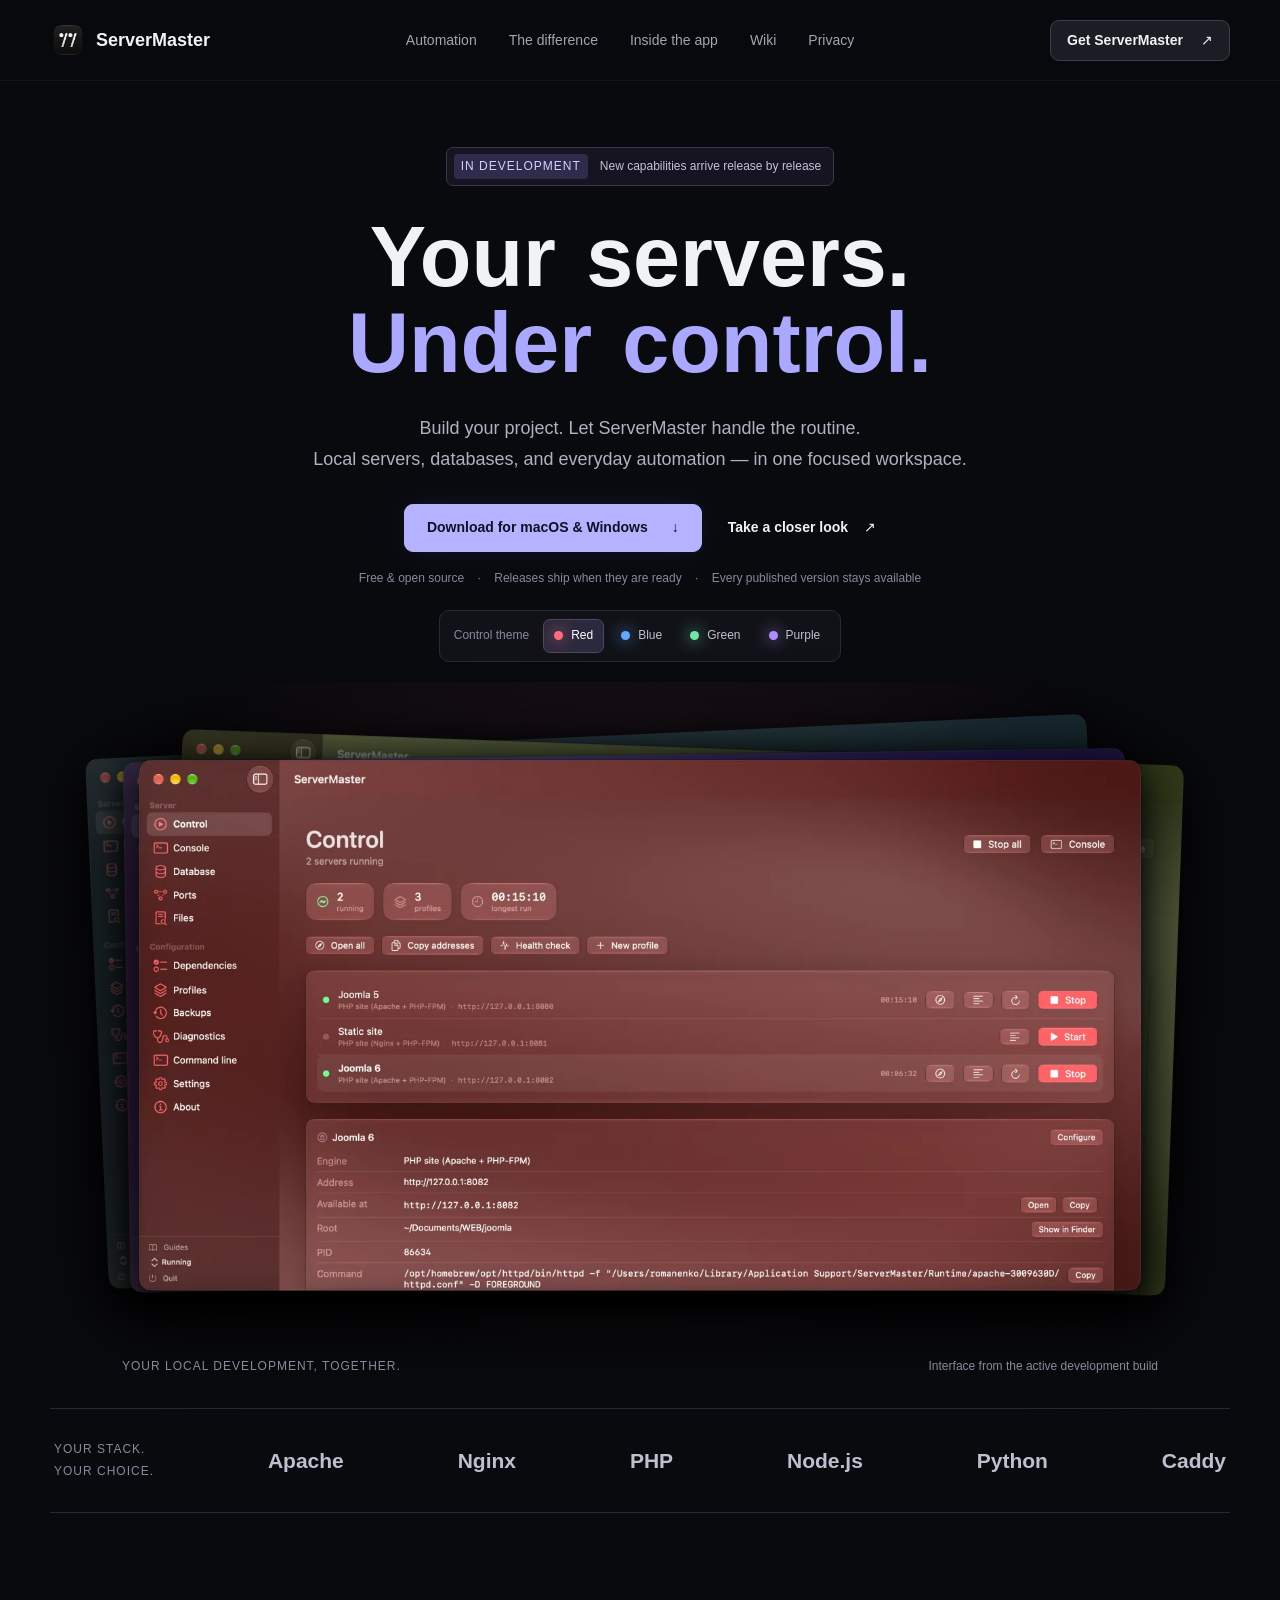
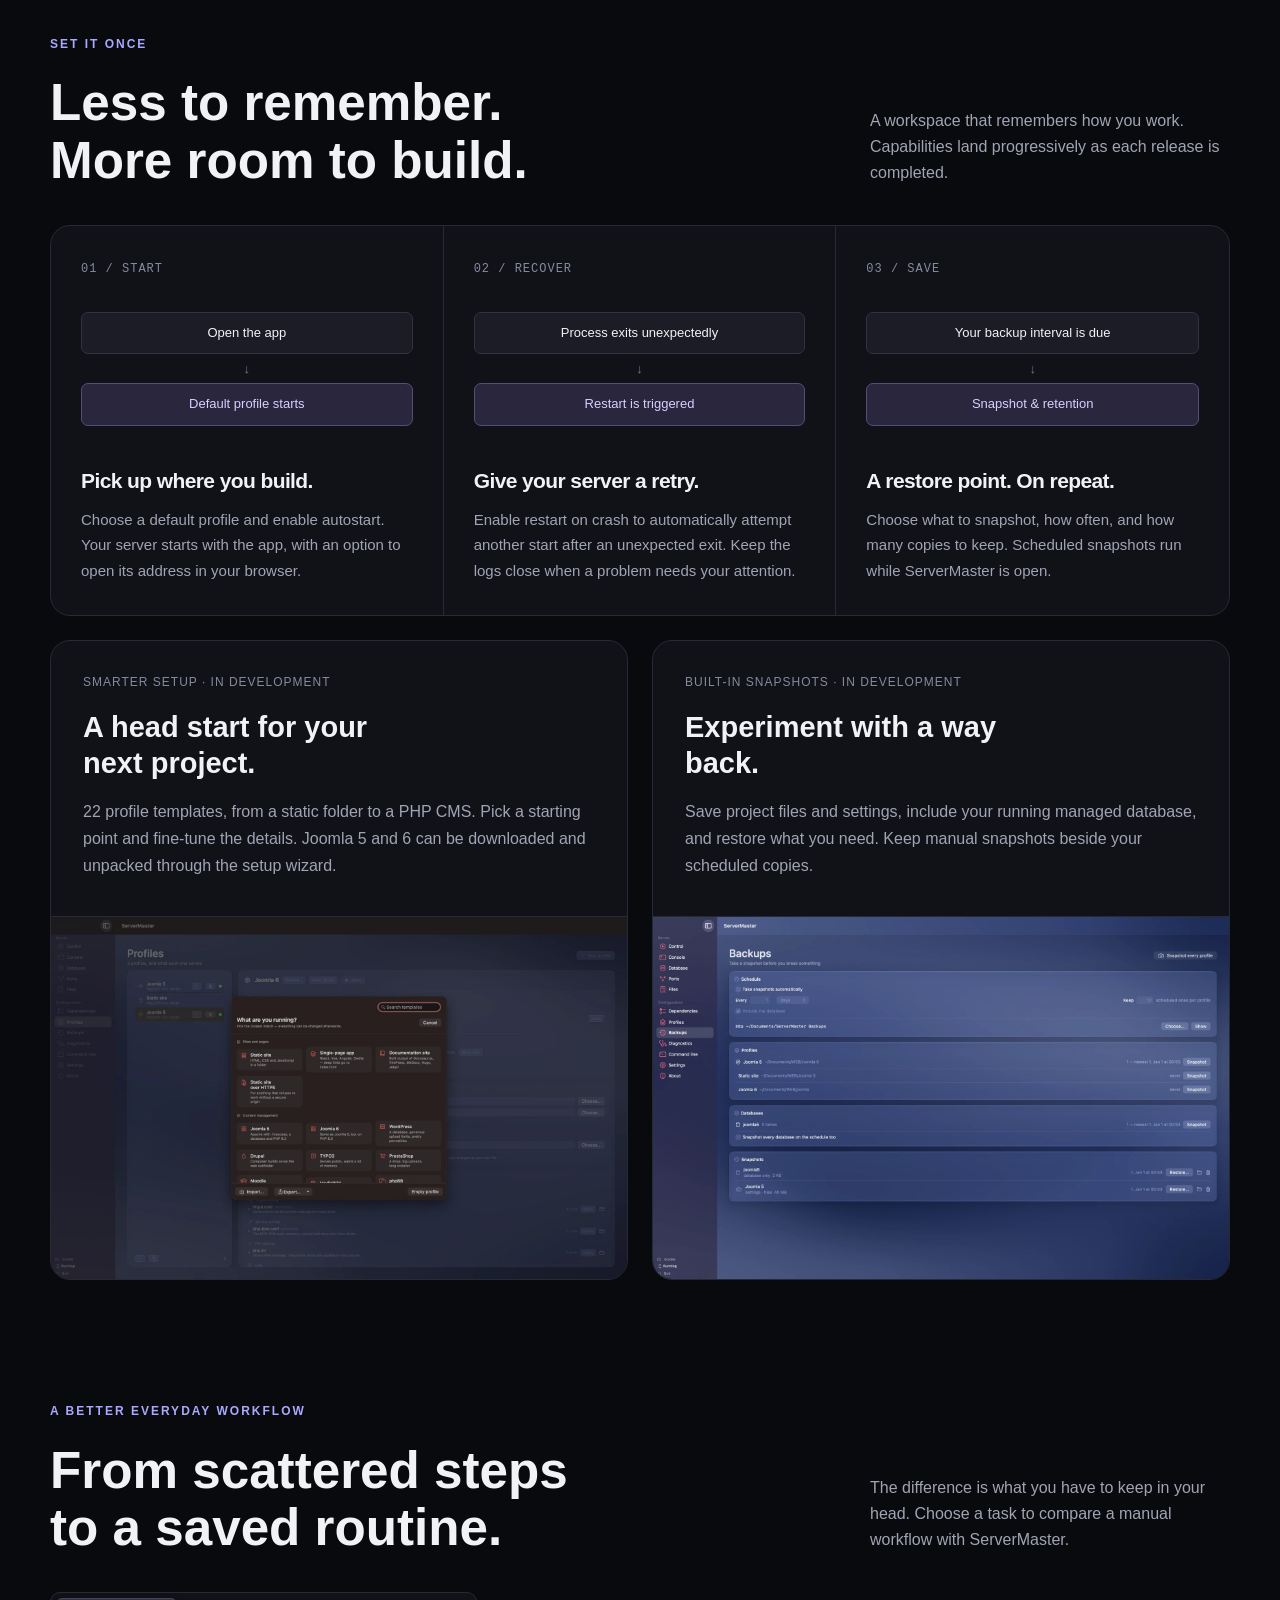
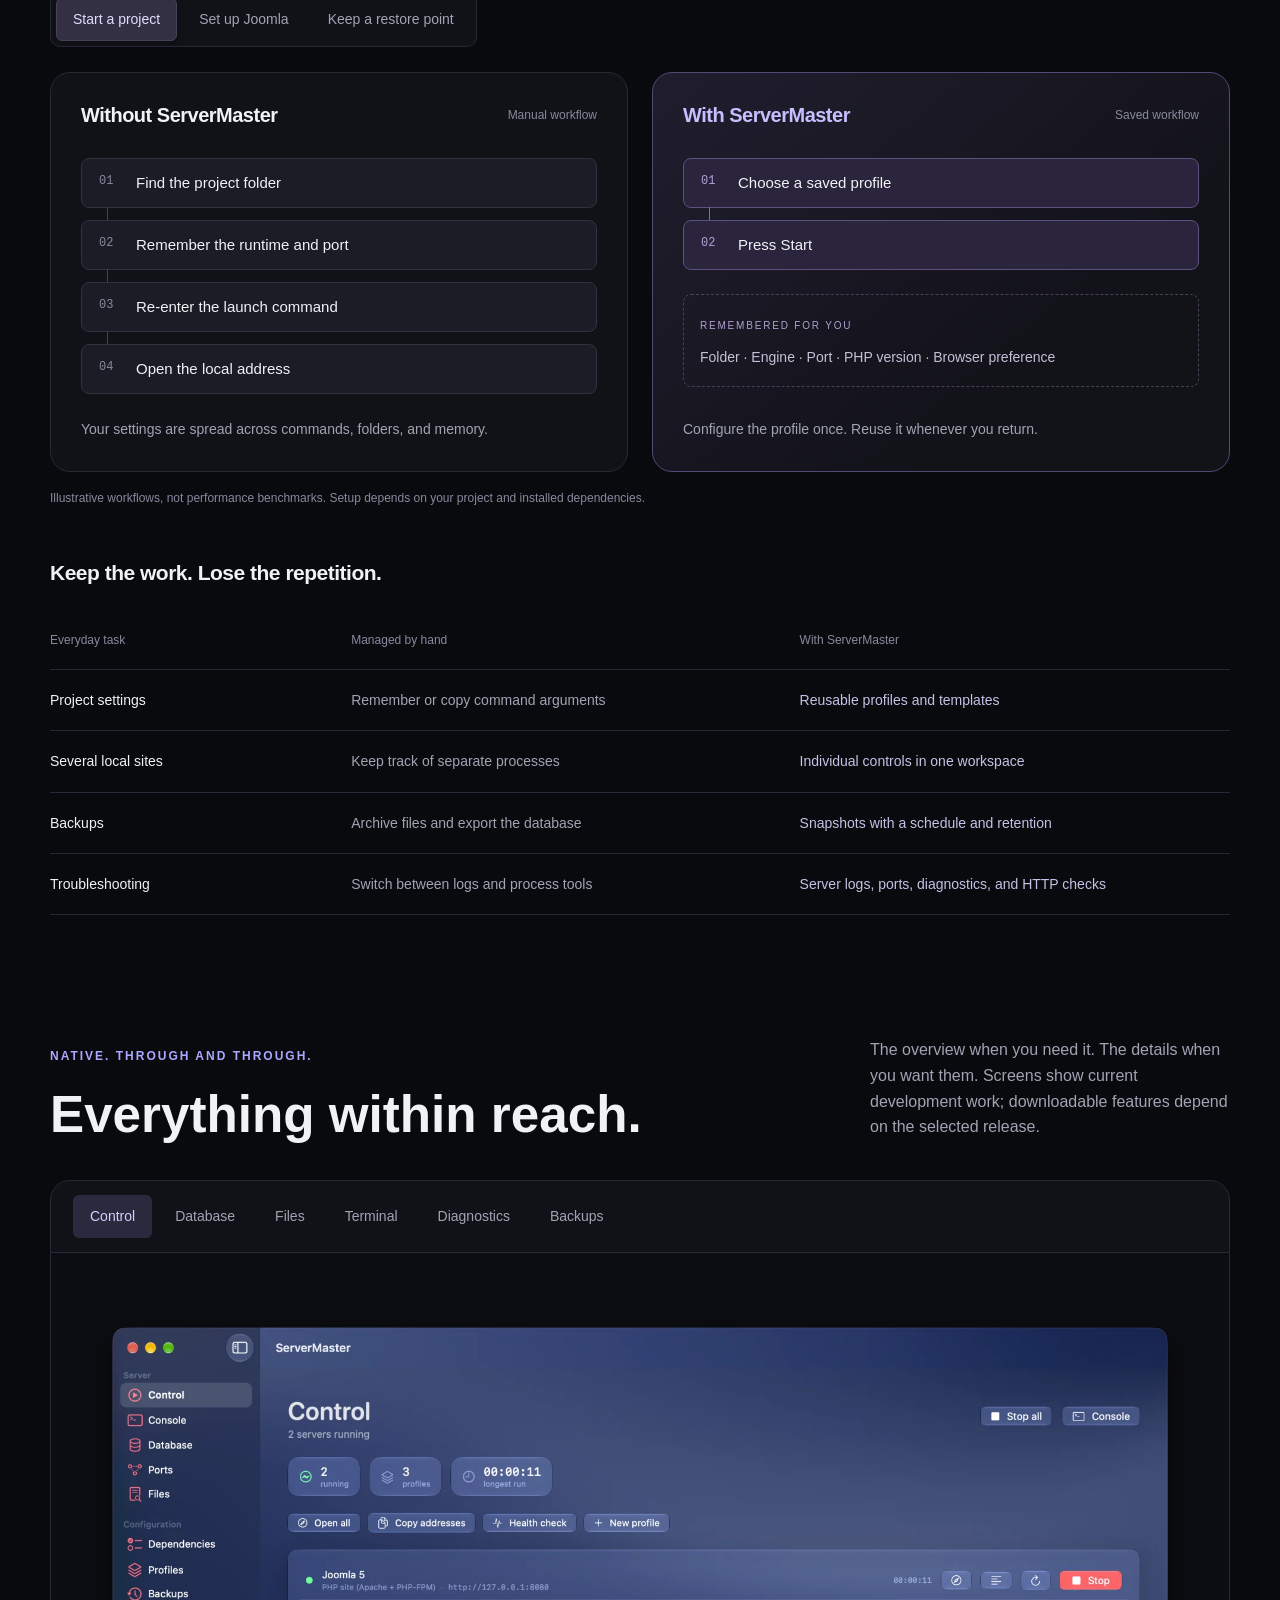
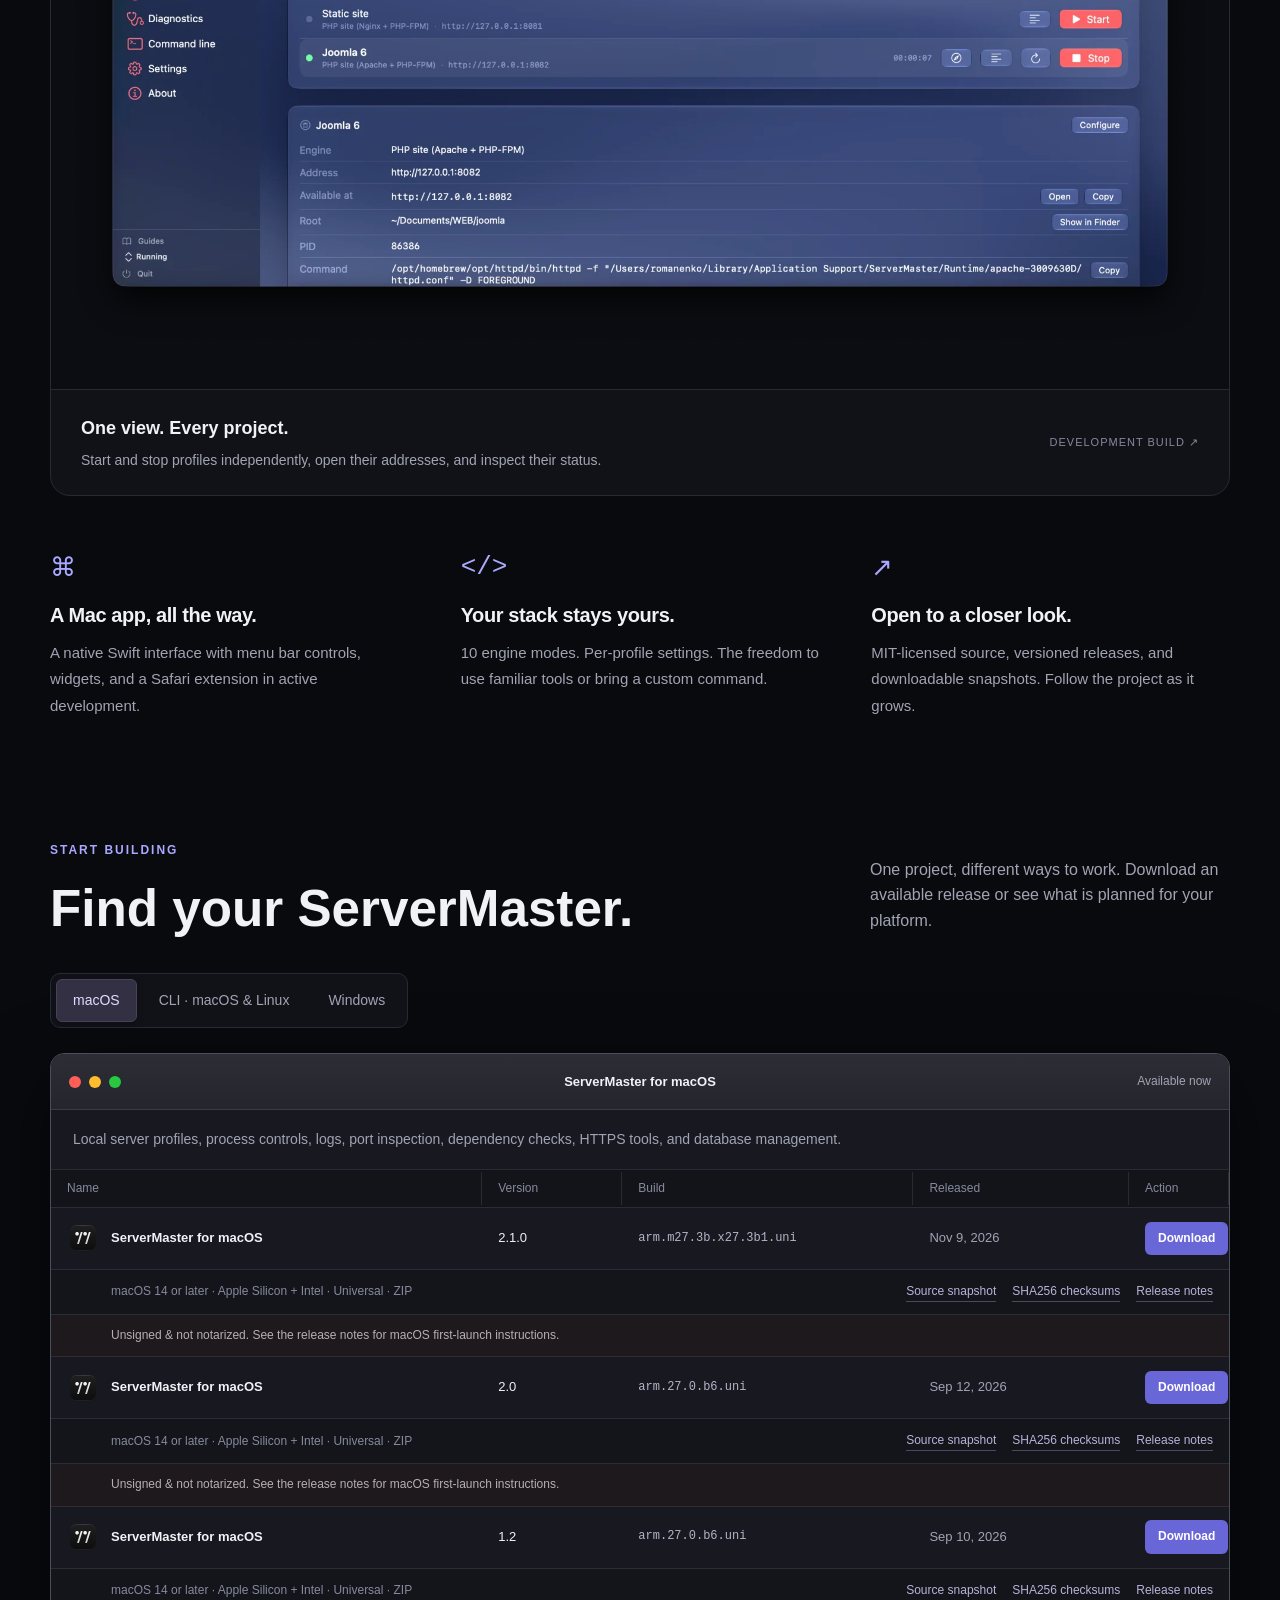
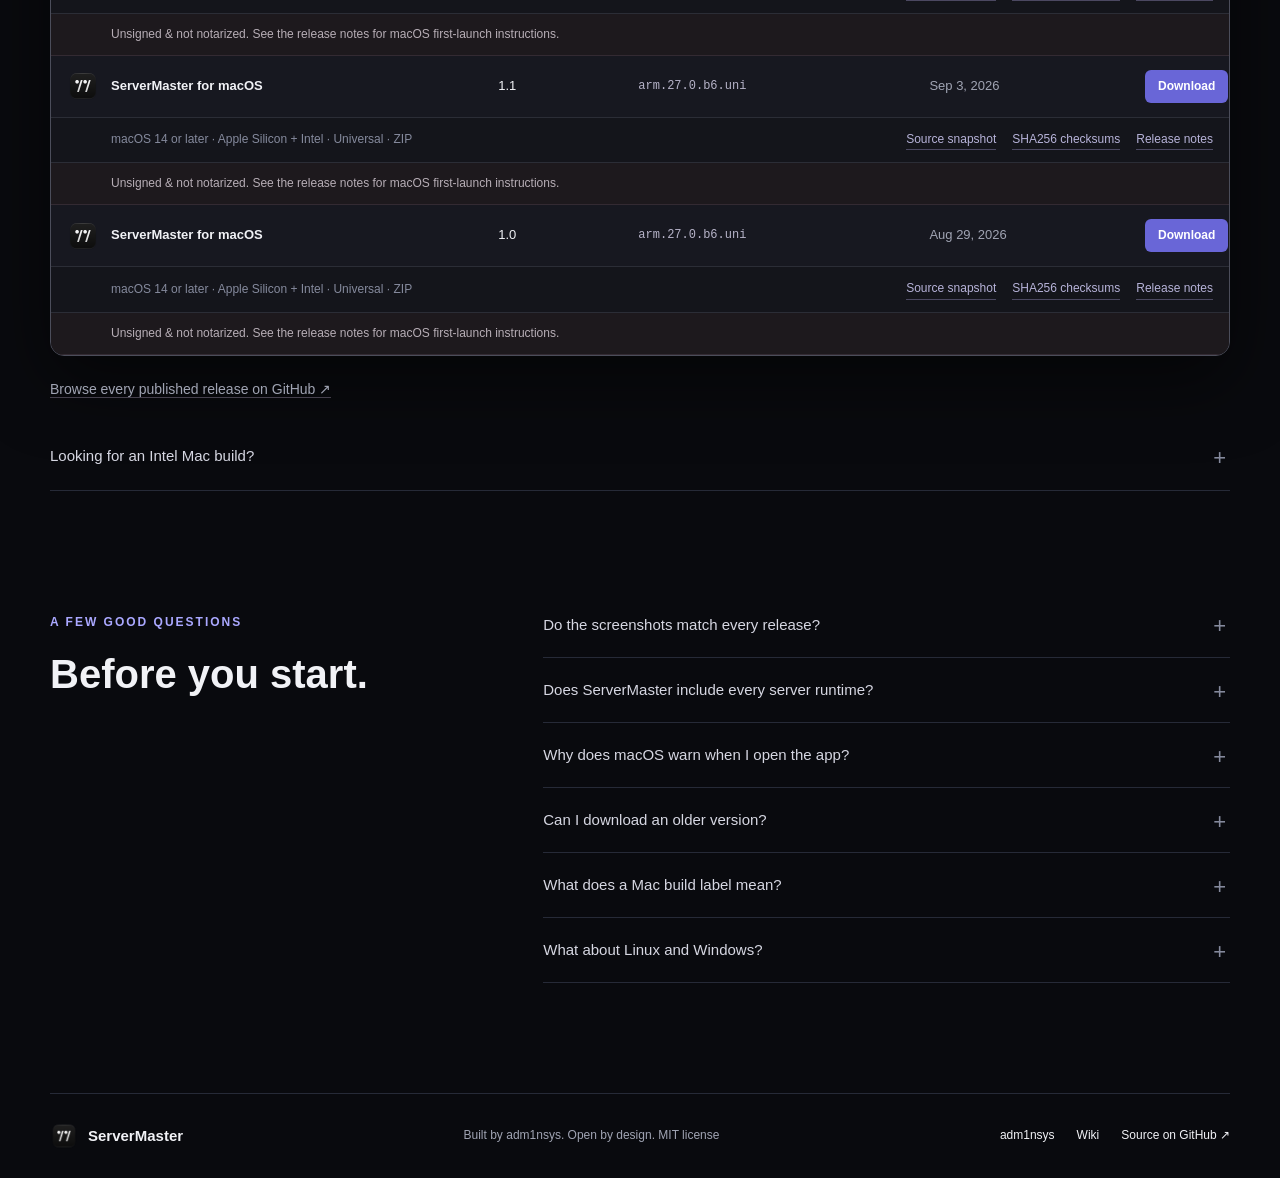
<file: index.html>
<!DOCTYPE html>
<html lang="en">
<head>
    <meta charset="UTF-8">
    <meta name="viewport" content="width=device-width, initial-scale=1.0">
    <title>ServerMaster</title>

    <!-- Redirect without scripting. Fires even if JavaScript is off. -->
    <meta http-equiv="refresh" content="0; url=https://adm1nsys.github.io/ServerMaster/web/">
    <link rel="canonical" href="https://adm1nsys.github.io/ServerMaster/web/">
    <meta name="robots" content="noindex">
    <link rel="icon" type="image/png" href="https://adm1nsys.github.io/ServerMaster/web/img/icon.png">

    <style>
        :root {
            --bg:     #121214;
            --text:   #f5f5f7;
            --muted:  #aeaeb2;
            --dim:    #8e8e93;
            --accent: #0a84ff;
            --line:   rgba(255, 255, 255, 0.1);
        }

        * { box-sizing: border-box; }

        body {
            background-color: var(--bg);
            background-image:
                radial-gradient(circle at 15% 0%, #2a2a35 0%, transparent 40%),
                radial-gradient(circle at 85% 100%, #1a1a24 0%, var(--bg) 100%);
            background-attachment: fixed;
            color: var(--text);
            font-family: -apple-system, BlinkMacSystemFont, "Segoe UI", Roboto, Helvetica, Arial, sans-serif;
            margin: 0;
            min-height: 100vh;
            display: flex;
            align-items: center;
            justify-content: center;
            text-align: center;
            padding: 30px 20px;
            line-height: 1.6;
            -webkit-font-smoothing: antialiased;
        }

        .logo { width: 128px; height: 128px; margin: 0 auto 24px; animation: glow 4s infinite alternate ease-in-out; }
        .logo img { width: 100%; height: 100%; display: block; }

        @keyframes glow {
            0%   { filter: drop-shadow(0 0 16px rgba(10, 132, 255, 0.55)) drop-shadow(0 0 38px rgba(94, 92, 230, 0.28)); }
            100% { filter: drop-shadow(0 0 16px rgba(94, 92, 230, 0.55)) drop-shadow(0 0 38px rgba(10, 132, 255, 0.28)); }
        }

        h1 { font-size: 30px; font-weight: 650; margin: 0 0 10px; letter-spacing: 0.4px; }

        p { color: var(--muted); margin: 0 0 26px; font-size: 16.5px; max-width: 440px; }

        .btn {
            display: inline-block;
            padding: 11px 24px;
            border-radius: 8px;
            background: var(--accent);
            color: #fff;
            font-size: 14.5px;
            font-weight: 600;
            text-decoration: none;
            transition: background 0.2s ease;
        }

        .btn:hover { background: #0070e0; }

        .url {
            margin-top: 20px;
            font-family: ui-monospace, SFMono-Regular, Menlo, monospace;
            font-size: 12.5px;
            color: var(--dim);
            word-break: break-all;
            max-width: 460px;
        }

        .url a { color: var(--dim); }
    </style>
</head>
<body>

    <main>
        <div class="logo">
            <img src="https://adm1nsys.github.io/ServerMaster/web/img/icon.png" alt="ServerMaster app icon">
        </div>

        <h1>Taking you to ServerMaster</h1>

        <p>If nothing happens in a moment, the link below goes straight there.</p>

        <a class="btn" href="https://adm1nsys.github.io/ServerMaster/web/">Open ServerMaster</a>

        <div class="url">
            <a href="https://adm1nsys.github.io/ServerMaster/web/">https://adm1nsys.github.io/ServerMaster/web/</a>
        </div>
    </main>

    <script>
        // replace() rather than assignment: the redirect should not add a history
        // entry, otherwise Back would land here and bounce forward again.
        location.replace("https://adm1nsys.github.io/ServerMaster/web/");
    </script>

</body>
</html>
</file>
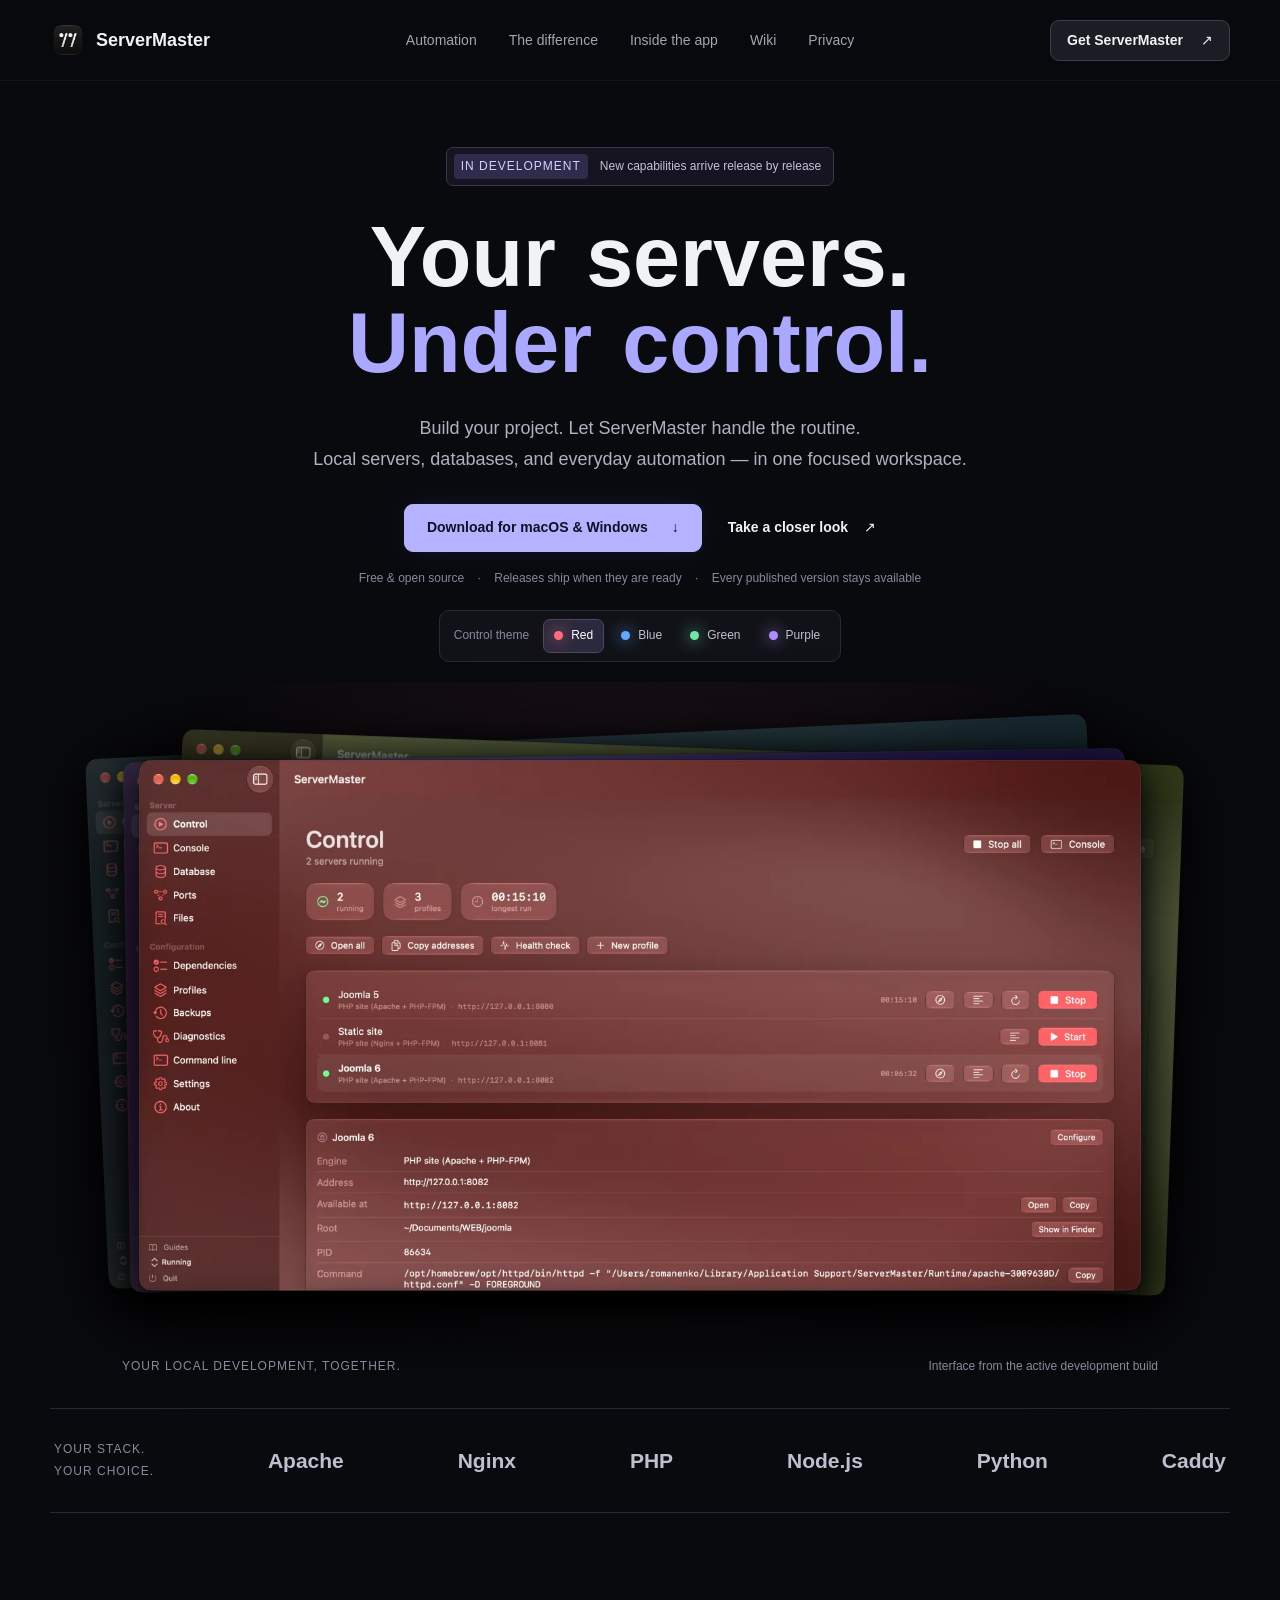
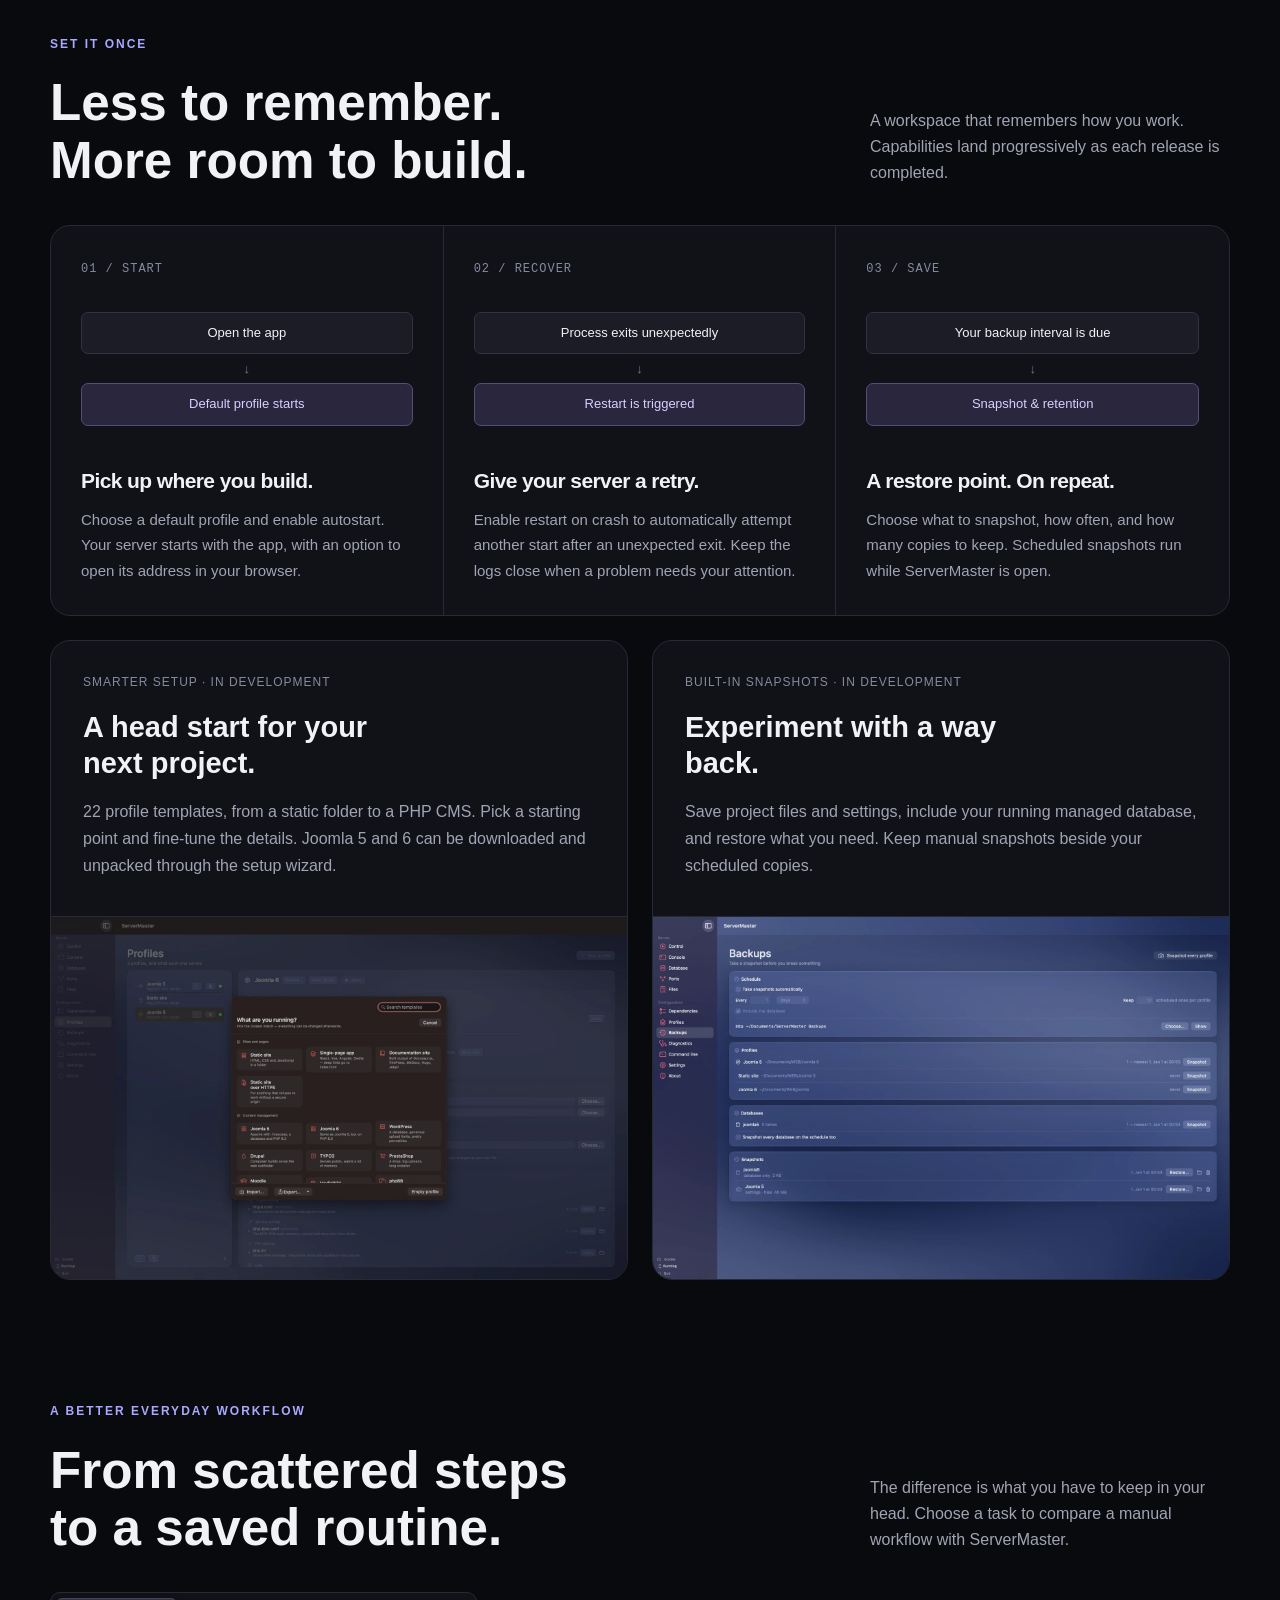
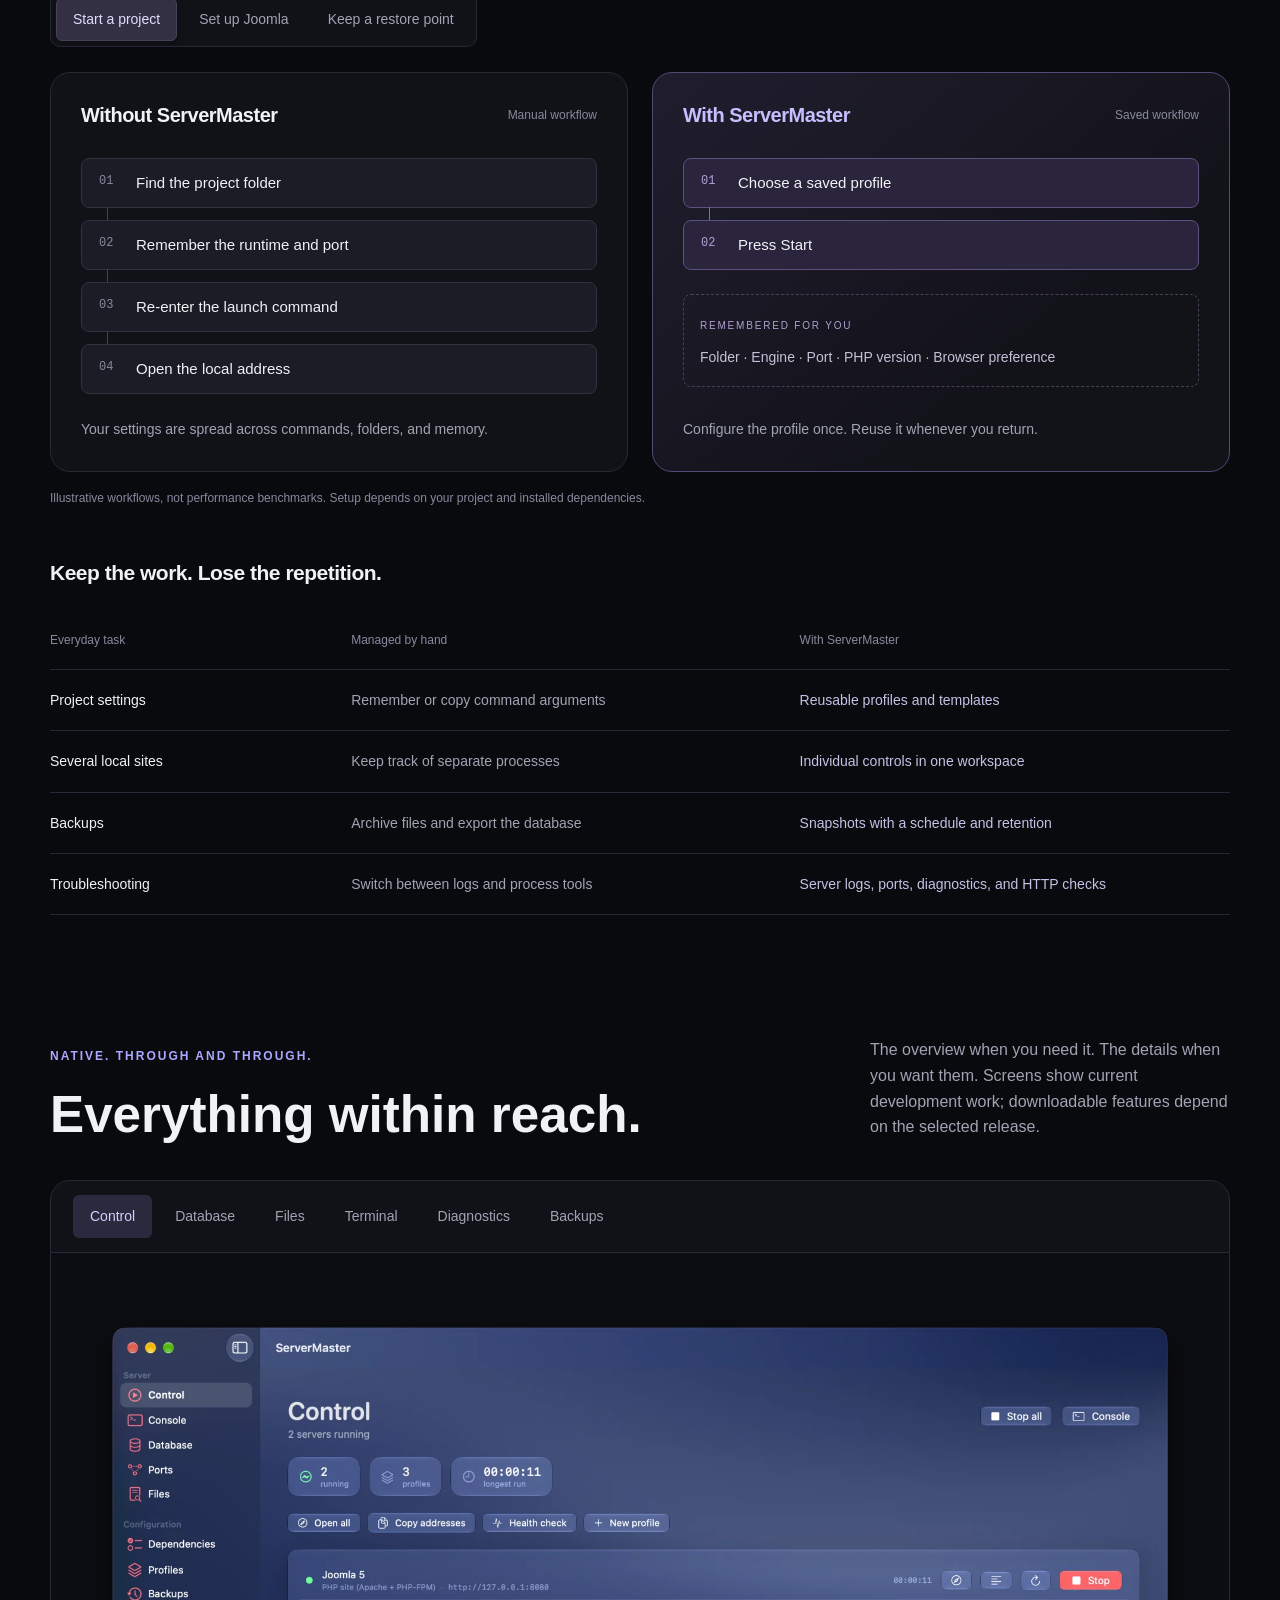
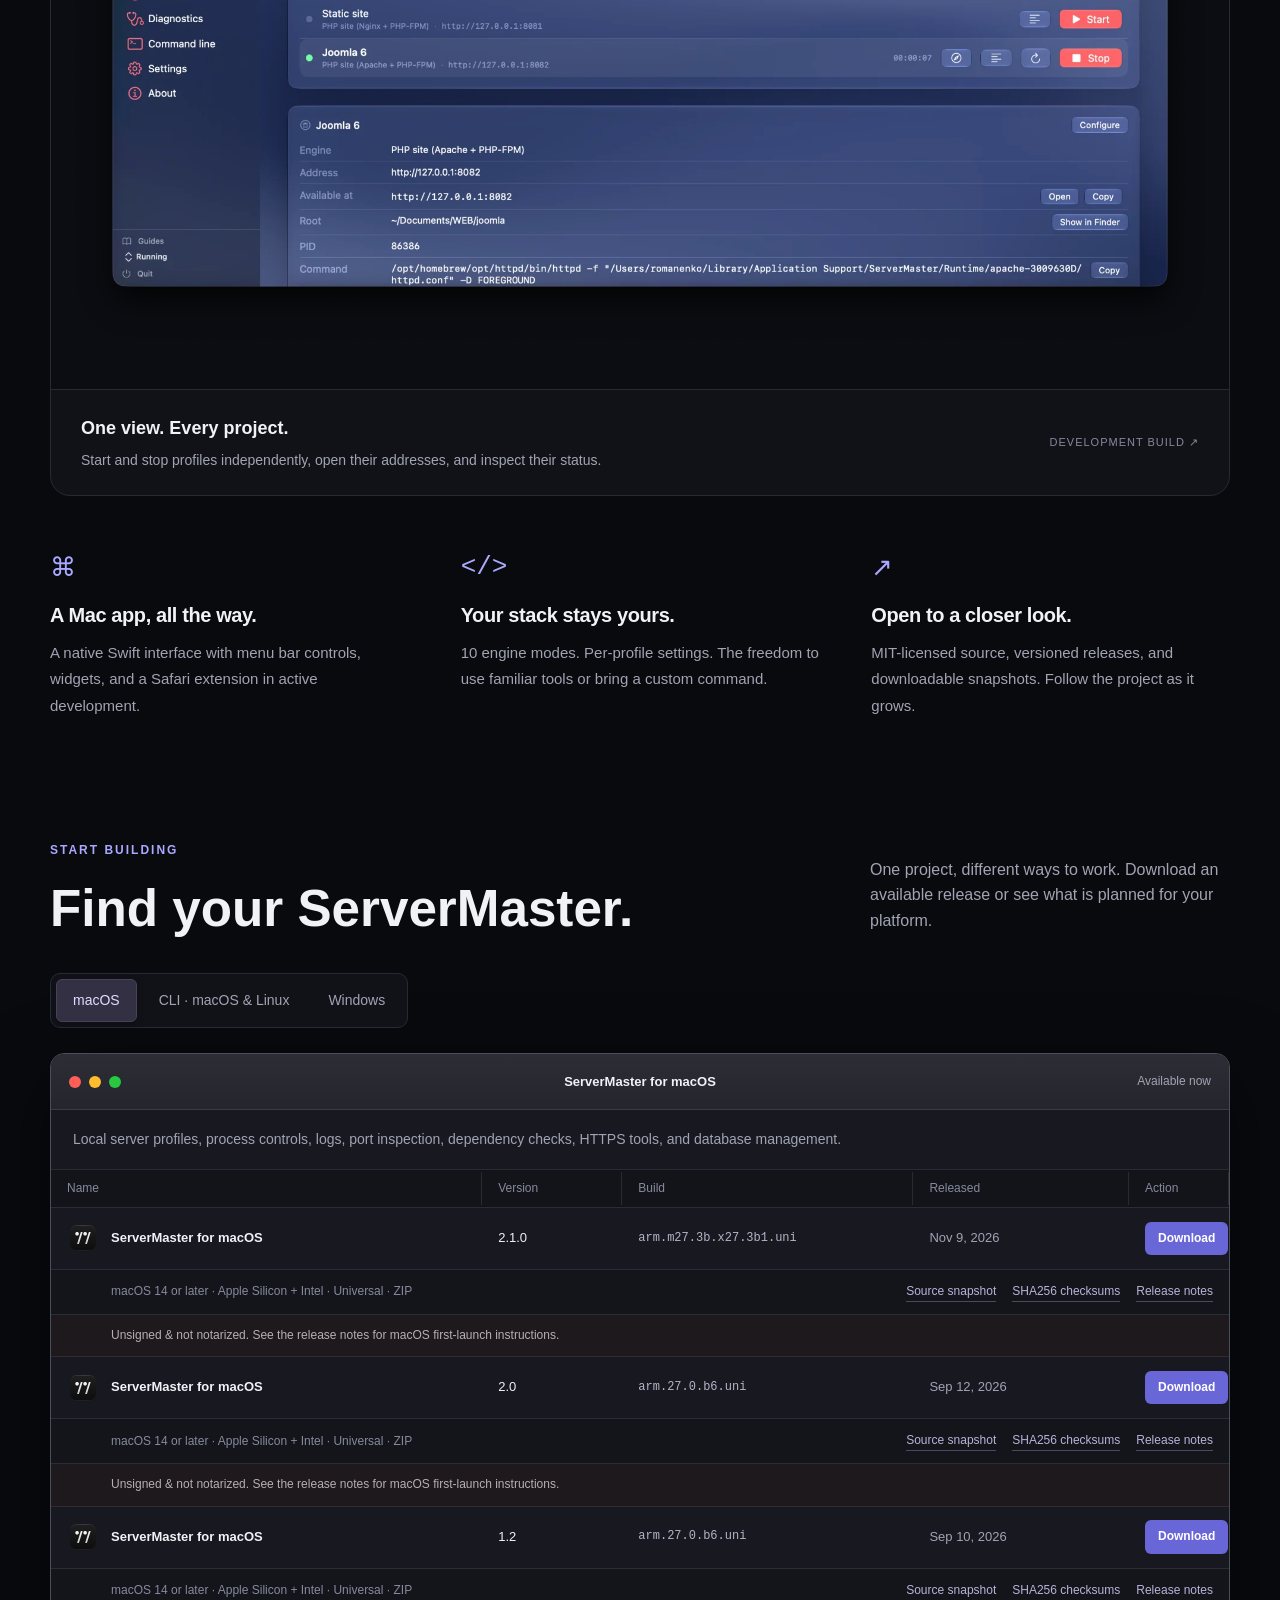
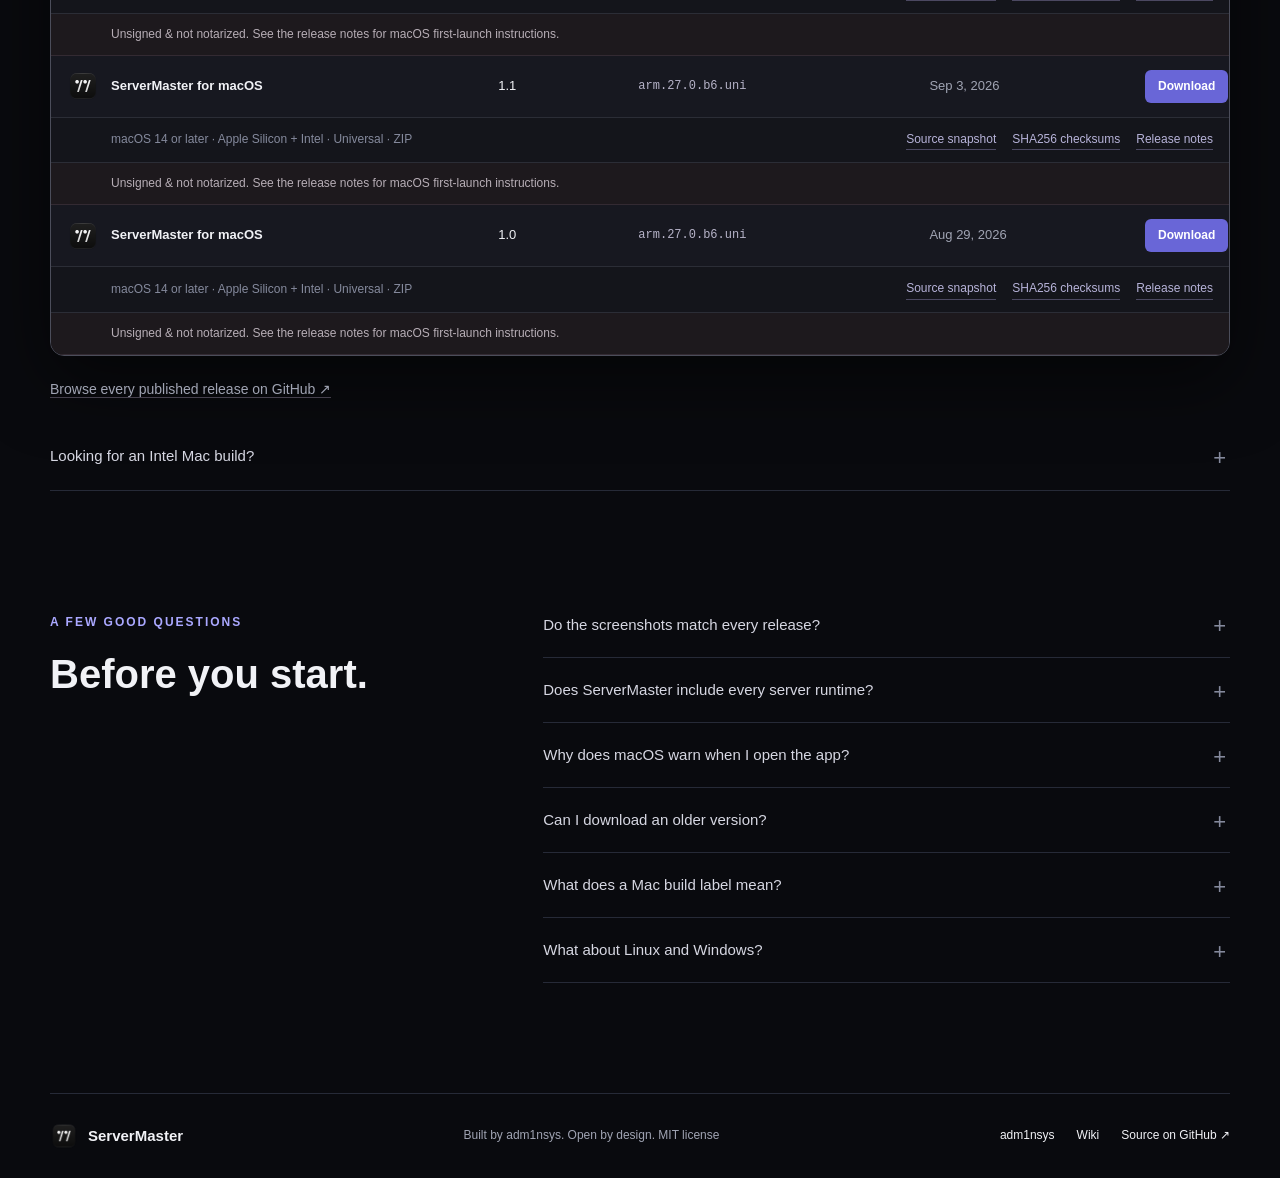
<file: web/index.html>
<!doctype html>
<html lang="en">
<head>
  <meta charset="utf-8">
  <meta name="viewport" content="width=device-width, initial-scale=1">
  <meta name="description" content="ServerMaster brings local servers, databases, logs, profiles, and everyday automation into one focused workspace.">
  <meta name="theme-color" content="#090a0e">
  <meta name="color-scheme" content="dark">
  <meta property="og:title" content="ServerMaster — Your servers. Under control.">
  <meta property="og:description" content="A focused home for local servers, databases, profiles, logs, and everyday automation.">
  <link rel="icon" href="favicon.ico?v=2" sizes="any">
  <link rel="icon" type="image/png" href="assets/icon.png?v=2">
  <link rel="apple-touch-icon" href="assets/icon.png?v=2">
  <link rel="stylesheet" href="assets/site.css?v=20261108-2">
  <title>ServerMaster — Your servers. Under control.</title>
</head>
<body>
  <a class="skip-link" href="#main">Skip to content</a>
  <header class="site-header">
    <nav class="nav wrap" aria-label="Main navigation">
      <a class="brand" href="./" aria-label="ServerMaster home"><img src="assets/icon.png" width="36" height="36" alt=""><span>ServerMaster</span></a>
      <a class="button button-small back-to-projects" href="/adm1nsys/projects.html" hidden><span aria-hidden="true">‹</span> Projects</a>
      <div class="nav-links"><a href="#automation">Automation</a><a href="#workflow">The difference</a><a href="#inside">Inside the app</a><a href="wiki.html">Wiki</a><a href="/adm1nsys/datenschutz.html">Privacy</a></div>
      <a class="button button-small" href="#downloads">Get ServerMaster <span aria-hidden="true">↗</span></a>
    </nav>
  </header>
  <script>if (new URLSearchParams(location.search).get('from') === 'adm1nsys') document.querySelector('.back-to-projects').hidden = false;</script>
  <main id="main">
    <section class="hero wrap" aria-labelledby="hero-title">
      <p class="release-pill"><span class="pill-label">IN DEVELOPMENT</span> New capabilities arrive release by release</p>
      <h1 id="hero-title">Your servers.<br><span>Under control.</span></h1>
      <p class="hero-copy">Build your project. Let ServerMaster handle the routine.<br class="desktop-break"> Local servers, databases, and everyday automation — in one focused workspace.</p>
      <div class="hero-actions"><a class="button button-primary" id="hero-download" href="#downloads"><span>Download for macOS &amp; Windows</span> <span aria-hidden="true">↓</span></a><a class="text-link" href="#inside">Take a closer look <span aria-hidden="true">↗</span></a></div>
      <p class="hero-note">Free &amp; open source <span>·</span> Releases ship when they are ready <span>·</span> Every published version stays available</p>
      <div class="theme-switcher" aria-label="Choose Control screen color">
        <span>Control theme</span>
        <div class="theme-buttons" role="group">
          <button type="button" class="theme-dot is-active" data-theme="red" aria-pressed="true"><span class="dot red"></span>Red</button>
          <button type="button" class="theme-dot" data-theme="blue" aria-pressed="false"><span class="dot blue"></span>Blue</button>
          <button type="button" class="theme-dot" data-theme="green" aria-pressed="false"><span class="dot green"></span>Green</button>
          <button type="button" class="theme-dot" data-theme="purple" aria-pressed="false"><span class="dot purple"></span>Purple</button>
        </div>
      </div>
      <figure class="hero-screen color-stack theme-red" data-tilt>
        <div class="stack-layer stack-blue"><img src="assets/control-blue.webp" width="1600" height="1005" alt="" aria-hidden="true"></div>
        <div class="stack-layer stack-green"><img src="assets/control-green.webp" width="1600" height="1005" alt="" aria-hidden="true"></div>
        <div class="stack-layer stack-purple"><img src="assets/control-purple.webp" width="1600" height="1005" alt="" aria-hidden="true"></div>
        <div class="stack-layer stack-red"><img src="assets/control-red.webp" width="1600" height="1005" alt="" aria-hidden="true"></div>
        <div class="stack-layer stack-main"><img id="hero-control-image" src="assets/control-red.webp" width="1600" height="1005" alt="ServerMaster Control screen showing several server profiles and their running state." fetchpriority="high"></div>
        <figcaption><span>YOUR LOCAL DEVELOPMENT, TOGETHER.</span><span>Interface from the active development build</span></figcaption>
      </figure>
      <div class="engine-strip" aria-label="Supported engine families"><span>YOUR STACK.<br>YOUR CHOICE.</span><a href="https://httpd.apache.org/" target="_blank" rel="noopener">Apache</a><a href="https://nginx.org/" target="_blank" rel="noopener">Nginx</a><a href="https://www.php.net/" target="_blank" rel="noopener">PHP</a><a href="https://nodejs.org/" target="_blank" rel="noopener">Node.js</a><a href="https://www.python.org/" target="_blank" rel="noopener">Python</a><a href="https://caddyserver.com/" target="_blank" rel="noopener">Caddy</a></div>
    </section>
    <section id="automation" class="section wrap" aria-labelledby="automation-title">
      <div class="section-heading">
        <div><p class="eyebrow">SET IT ONCE</p><h2 id="automation-title">Less to remember.<br>More room to build.</h2></div>
        <p class="section-copy">A workspace that remembers how you work. Capabilities land progressively as each release is completed.</p>
      </div>
      <div class="automation-grid">
        <article class="automation-card">
          <span class="feature-number">01 / START</span>
          <div class="event-flow"><span>Open the app</span><span class="flow-connector" aria-hidden="true">↓</span><span class="flow-result">Default profile starts</span></div>
          <h3>Pick up where you build.</h3><p>Choose a default profile and enable autostart. Your server starts with the app, with an option to open its address in your browser.</p>
        </article>
        <article class="automation-card">
          <span class="feature-number">02 / RECOVER</span>
          <div class="event-flow"><span>Process exits unexpectedly</span><span class="flow-connector" aria-hidden="true">↓</span><span class="flow-result">Restart is triggered</span></div>
          <h3>Give your server a retry.</h3><p>Enable restart on crash to automatically attempt another start after an unexpected exit. Keep the logs close when a problem needs your attention.</p>
        </article>
        <article class="automation-card">
          <span class="feature-number">03 / SAVE</span>
          <div class="event-flow"><span>Your backup interval is due</span><span class="flow-connector" aria-hidden="true">↓</span><span class="flow-result">Snapshot &amp; retention</span></div>
          <h3>A restore point. On repeat.</h3><p>Choose what to snapshot, how often, and how many copies to keep. Scheduled snapshots run while ServerMaster is open.</p>
        </article>
      </div>
      <div class="feature-pair">
        <article class="feature-panel">
          <div class="panel-copy"><span class="tag">SMARTER SETUP · IN DEVELOPMENT</span><h3>A head start for your next project.</h3><p>22 profile templates, from a static folder to a PHP CMS. Pick a starting point and fine-tune the details. Joomla 5 and 6 can be downloaded and unpacked through the setup wizard.</p></div>
          <img src="assets/templates.webp" width="1680" height="1055" loading="lazy" alt="The new-profile wizard offers templates for static sites, single-page apps, Joomla, WordPress, and other project types.">
        </article>
        <article class="feature-panel">
          <div class="panel-copy"><span class="tag">BUILT-IN SNAPSHOTS · IN DEVELOPMENT</span><h3>Experiment with a way back.</h3><p>Save project files and settings, include your running managed database, and restore what you need. Keep manual snapshots beside your scheduled copies.</p></div>
          <img src="assets/backups.webp" width="1680" height="1055" loading="lazy" alt="Backups screen with interval and retention settings, per-profile snapshots, database backups, and restore controls.">
        </article>
      </div>
    </section>
    <section id="workflow" class="section wrap" aria-labelledby="workflow-title">
      <div class="section-heading"><div><p class="eyebrow">A BETTER EVERYDAY WORKFLOW</p><h2 id="workflow-title">From scattered steps<br>to a saved routine.</h2></div><p class="section-copy">The difference is what you have to keep in your head. Choose a task to compare a manual workflow with ServerMaster.</p></div>
      <div class="segmented" role="group" aria-label="Compare a workflow">
        <button type="button" data-workflow="start" aria-pressed="true">Start a project</button>
        <button type="button" data-workflow="joomla" aria-pressed="false">Set up Joomla</button>
        <button type="button" data-workflow="backup" aria-pressed="false">Keep a restore point</button>
      </div>
      <div class="comparison" id="comparison" aria-live="polite" aria-atomic="true">
        <article class="comparison-lane manual"><div class="lane-heading"><h3>Without ServerMaster</h3><span>Manual workflow</span></div><ol id="manual-steps"><li>Find the project folder</li><li>Remember the runtime and port</li><li>Re-enter the launch command</li><li>Open the local address</li></ol><p id="manual-summary">Your settings are spread across commands, folders, and memory.</p></article>
        <article class="comparison-lane managed"><div class="lane-heading"><h3>With ServerMaster</h3><span>Saved workflow</span></div><ol id="managed-steps"><li>Choose a saved profile</li><li>Press Start</li></ol><div class="handled"><span>REMEMBERED FOR YOU</span><p id="handled-tasks">Folder · Engine · Port · PHP version · Browser preference</p></div><p id="managed-summary">Configure the profile once. Reuse it whenever you return.</p></article>
      </div>
      <p class="fine-print">Illustrative workflows, not performance benchmarks. Setup depends on your project and installed dependencies.</p>
      <div class="comparison-table-wrap"><table class="comparison-table"><caption>Keep the work. Lose the repetition.</caption><thead><tr><th scope="col">Everyday task</th><th scope="col">Managed by hand</th><th scope="col">With ServerMaster</th></tr></thead><tbody>
        <tr><th scope="row">Project settings</th><td>Remember or copy command arguments</td><td>Reusable profiles and templates</td></tr>
        <tr><th scope="row">Several local sites</th><td>Keep track of separate processes</td><td>Individual controls in one workspace</td></tr>
        <tr><th scope="row">Backups</th><td>Archive files and export the database</td><td>Snapshots with a schedule and retention</td></tr>
        <tr><th scope="row">Troubleshooting</th><td>Switch between logs and process tools</td><td>Server logs, ports, diagnostics, and HTTP checks</td></tr>
      </tbody></table></div>
    </section>
    <section id="inside" class="section wrap" aria-labelledby="inside-title">
      <div class="section-heading"><div><p class="eyebrow">NATIVE. THROUGH AND THROUGH.</p><h2 id="inside-title">Everything within reach.</h2></div><p class="section-copy">The overview when you need it. The details when you want them. Screens show current development work; downloadable features depend on the selected release.</p></div>
      <div class="gallery-shell">
        <div class="gallery-buttons" role="group" aria-label="Choose an application screen">
          <button type="button" data-screen="control" aria-pressed="true">Control</button><button type="button" data-screen="database" aria-pressed="false">Database</button><button type="button" data-screen="files" aria-pressed="false">Files</button><button type="button" data-screen="terminal" aria-pressed="false">Terminal</button><button type="button" data-screen="diagnostics" aria-pressed="false">Diagnostics</button><button type="button" data-screen="backups" aria-pressed="false">Backups</button>
        </div>
        <figure class="gallery-figure">
          <a id="screen-full" href="assets/control.webp" target="_blank" rel="noopener" aria-label="Open current application screenshot in a new tab"><img id="gallery-image" src="assets/control.webp" width="1920" height="1086" loading="lazy" alt="ServerMaster Control screen showing separate server profiles and their running state."></a>
          <figcaption><div aria-live="polite"><strong id="screen-title">One view. Every project.</strong><p id="screen-description">Start and stop profiles independently, open their addresses, and inspect their status.</p></div><span>DEVELOPMENT BUILD <span aria-hidden="true">↗</span></span></figcaption>
        </figure>
      </div>
      <div class="detail-grid">
        <article><span class="detail-symbol" aria-hidden="true">⌘</span><h3>A Mac app, all the way.</h3><p>A native Swift interface with menu bar controls, widgets, and a Safari extension in active development.</p></article>
        <article><span class="detail-symbol code-symbol" aria-hidden="true">&lt;/&gt;</span><h3>Your stack stays yours.</h3><p>10 engine modes. Per-profile settings. The freedom to use familiar tools or bring a custom command.</p></article>
        <article><span class="detail-symbol" aria-hidden="true">↗</span><h3>Open to a closer look.</h3><p>MIT-licensed source, versioned releases, and downloadable snapshots. Follow the project as it grows.</p></article>
      </div>
    </section>
    <section id="downloads" class="section wrap downloads" aria-labelledby="downloads-title">
      <div class="section-heading"><div><p class="eyebrow">START BUILDING</p><h2 id="downloads-title">Find your ServerMaster.</h2></div><p class="section-copy">One project, different ways to work. Download an available release or see what is planned for your platform.</p></div>
      <div id="download-catalog" aria-busy="true">
        <p id="catalog-status" role="status">Loading available releases…</p>
        <div id="platform-buttons" class="segmented platform-buttons" role="group" aria-label="Choose a platform"></div>
        <div id="download-panel"></div>
        <div id="release-archive"></div>
      </div>
      <p class="download-fallback"><a href="https://github.com/adm1nsys/ServerMaster/releases">Browse every published release on GitHub <span aria-hidden="true">↗</span></a></p>
      <noscript><p class="fine-print">Enable JavaScript for the platform picker, or use the GitHub release archive above.</p></noscript>
      <details class="intel-note"><summary>Looking for an Intel Mac build?</summary><p>The published 1.0 Universal build includes both Apple Silicon and Intel. A separate Intel-only legacy line is planned for later; it does not have a downloadable release yet.</p></details>
    </section>
    <section class="section wrap questions" aria-labelledby="questions-title">
      <div><p class="eyebrow">A FEW GOOD QUESTIONS</p><h2 id="questions-title">Before you start.</h2></div>
      <div class="faq-list">
        <details><summary>Do the screenshots match every release?</summary><p>The screenshots show active development work. The download section identifies the exact published version you will receive; features can differ between releases and platforms.</p></details>
        <details><summary>Does ServerMaster include every server runtime?</summary><p>ServerMaster manages local tools. Depending on your engine, you may need PHP, Node.js, Nginx, Caddy, or other dependencies. The app checks what is available and provides installation controls.</p></details>
        <details><summary>Why does macOS warn when I open the app?</summary><p>The current release is unsigned and not notarized. Download it from the official GitHub release, then follow that release's first-launch instructions in System Settings → Privacy &amp; Security.</p></details>
        <details><summary>Can I download an older version?</summary><p>Yes. Published builds stay in GitHub Releases. The release archive includes application downloads, source snapshots, and checksums where available. New releases can be added without replacing older entries.</p></details>
        <details><summary>What does a Mac build label mean?</summary><p>For example, <code>arm.m27.3b.x27.3b1.uni</code> means an Apple Silicon build machine running a macOS 27.3 developer beta, Xcode 27.3 beta 1, and a Universal Mac binary. The <code>b</code> suffix marks a beta; the number after Xcode’s <code>b</code> identifies its beta iteration. The download lists its minimum supported macOS separately. Older releases use the <strong>Legacy</strong> format, such as <code>arm.27.0.b6.uni</code>: Apple Silicon build machine, macOS 27.0, Xcode beta 6, Universal output. <a href="wiki.html#builds">Read the build label guide →</a></p></details>
        <details><summary>What about Linux and Windows?</summary><p>The Swift CLI is being developed as a shared codebase for macOS and Linux, with Linux glibc and musl builds planned. ServerMaster for Windows is available now: a native app for Windows 10 and 11 — pick Windows in the platform list above. The platform picker will show Linux downloads when those releases exist.</p></details>
      </div>
    </section>
  </main>
  <footer class="footer wrap"><a class="brand" href="./"><img src="assets/icon.png" width="28" height="28" alt=""><span>ServerMaster</span></a><p>Built by <a href="https://github.com/adm1nsys">adm1nsys</a>. Open by design. <a href="https://github.com/adm1nsys/ServerMaster/blob/main/LICENSE">MIT license</a></p><div class="footer-links"><a href="/adm1nsys/">adm1nsys</a><a href="wiki.html">Wiki</a><a href="https://github.com/adm1nsys/ServerMaster">Source on GitHub ↗</a></div></footer>
  <script src="assets/site.js?v=20261108-2" defer></script>
</body>
</html>
</file>
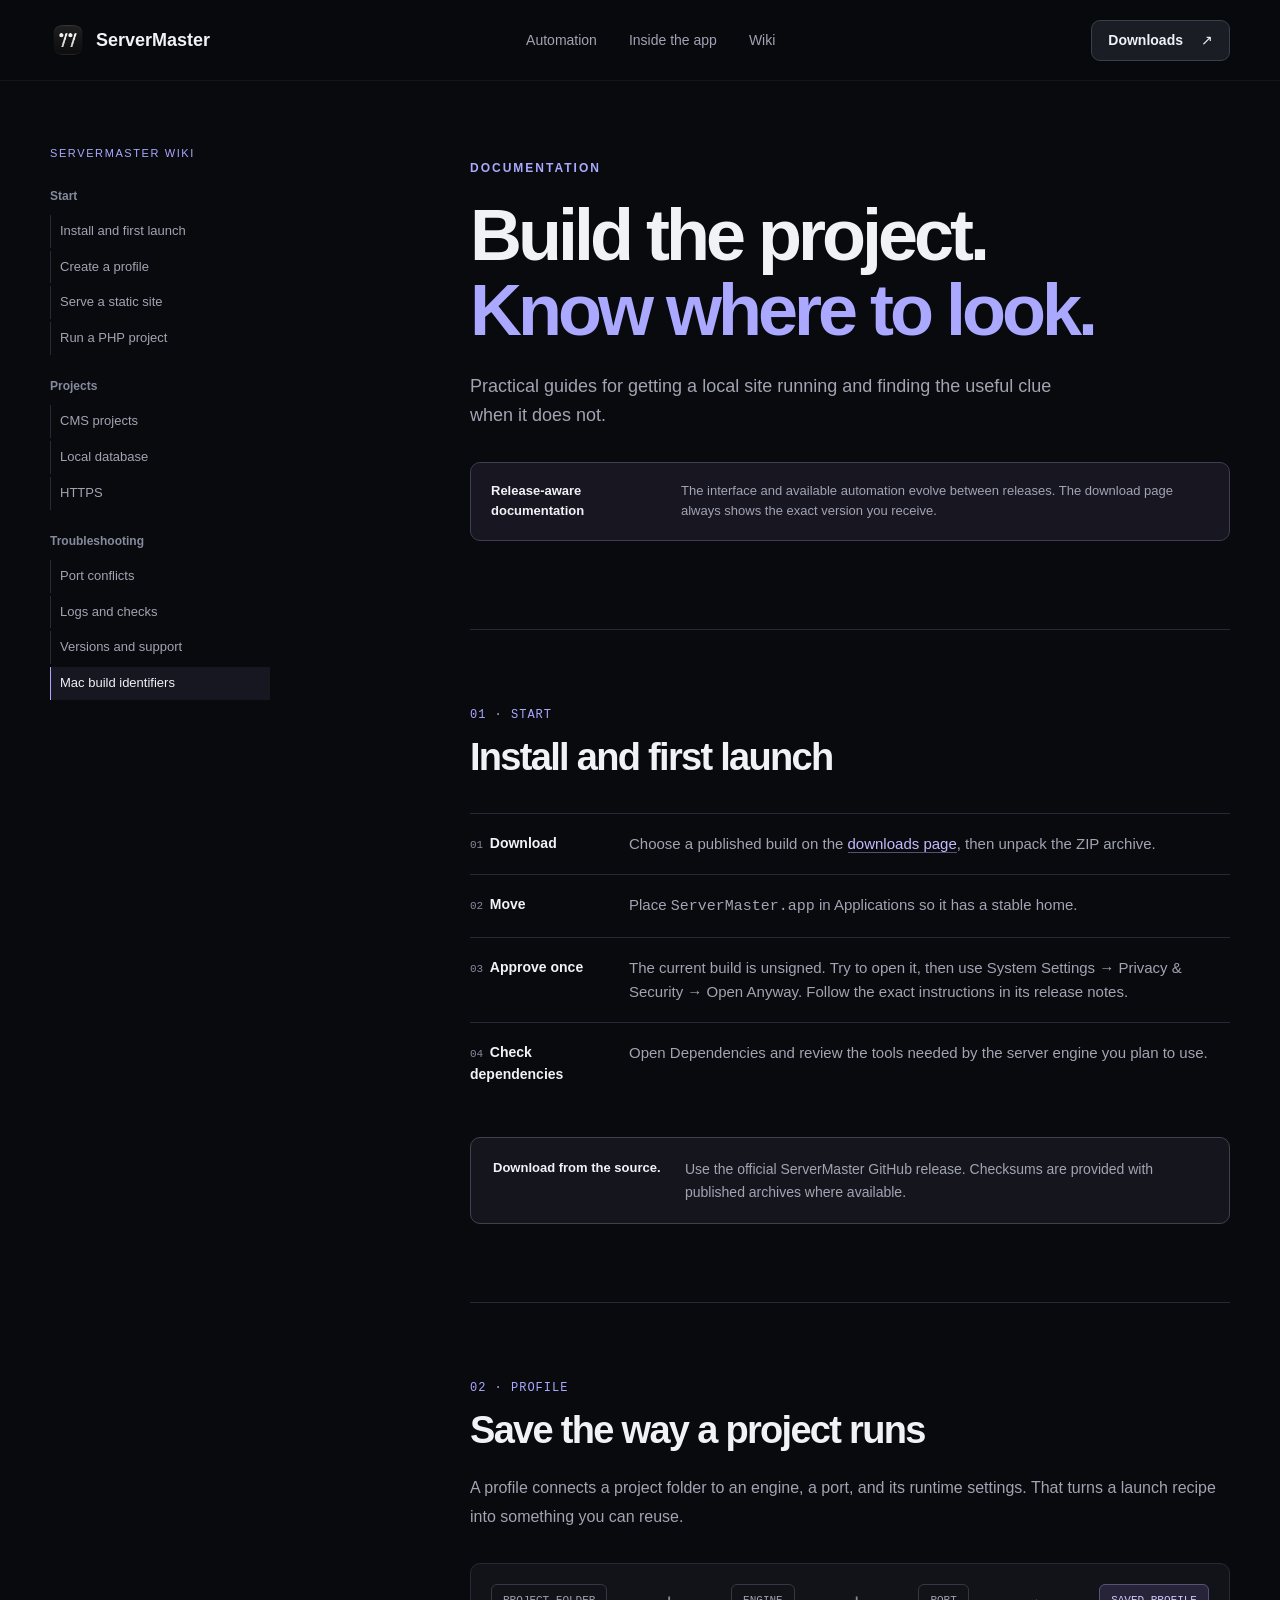
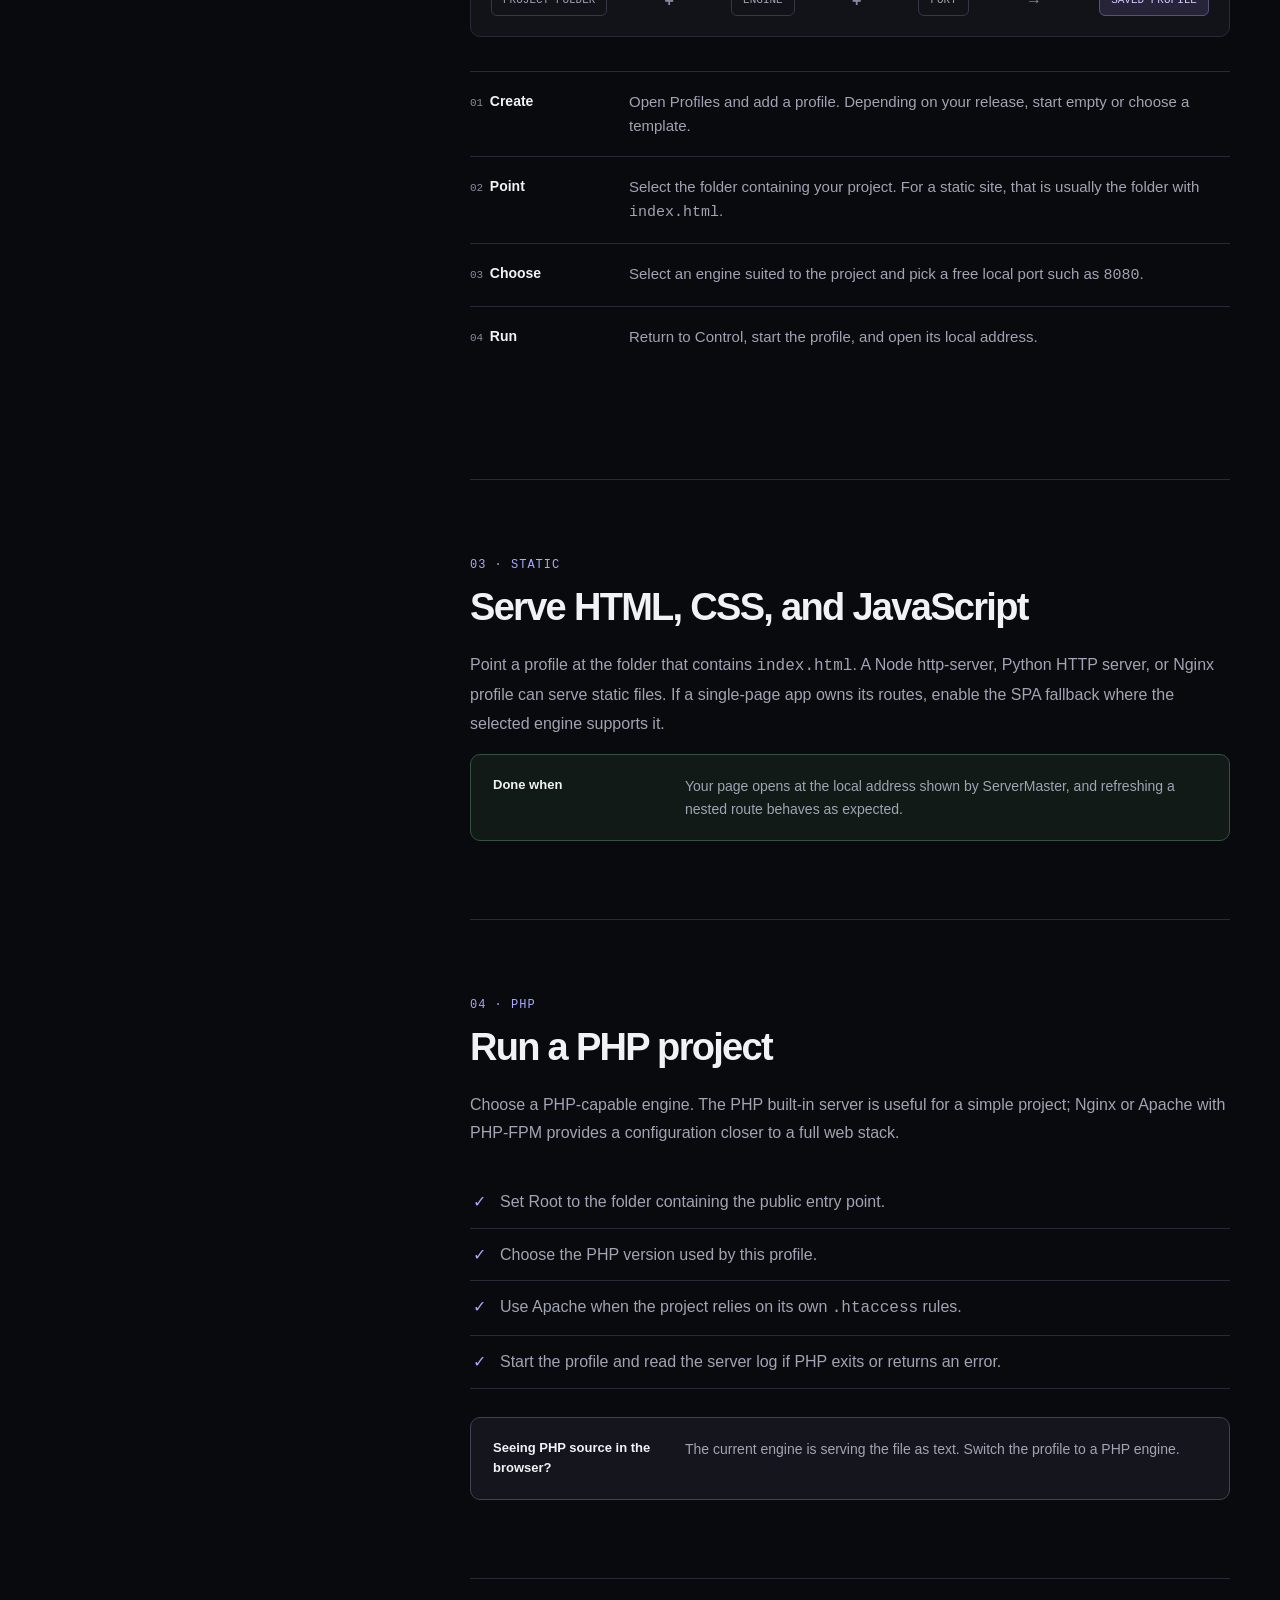
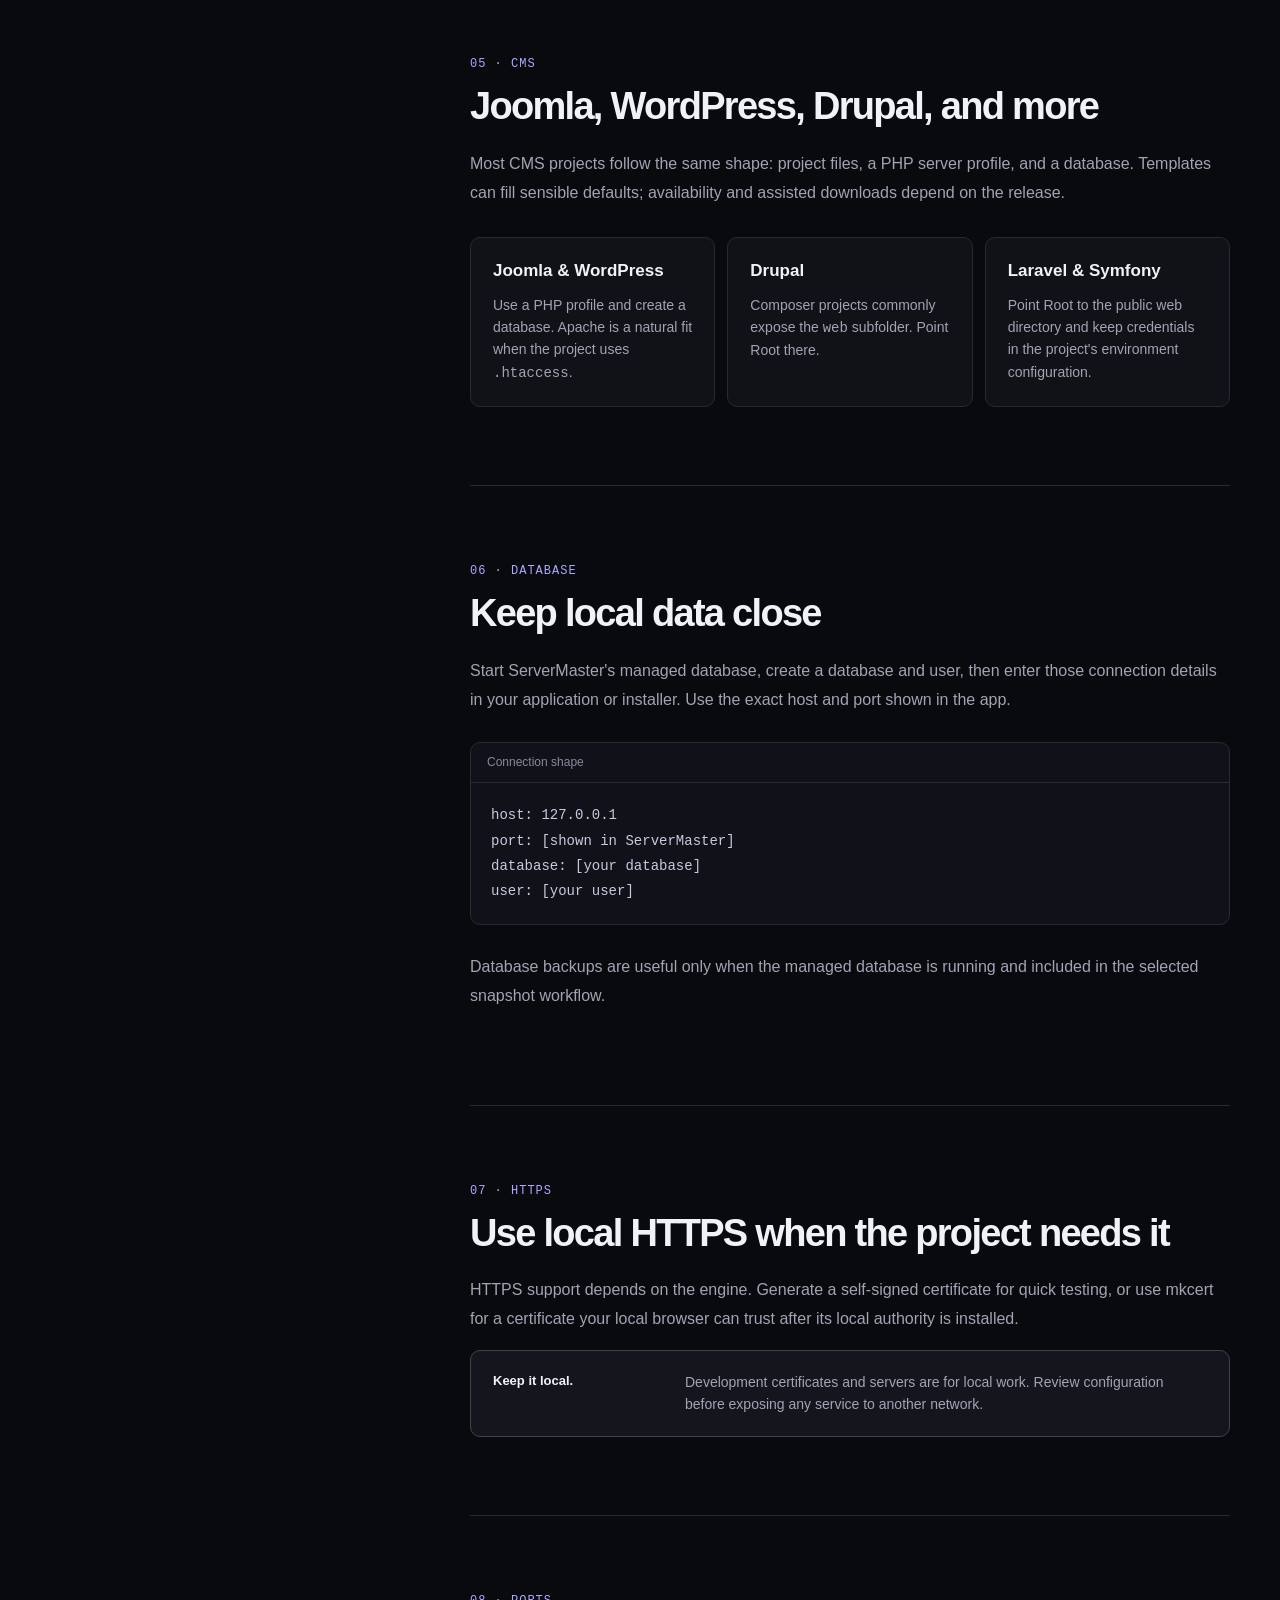
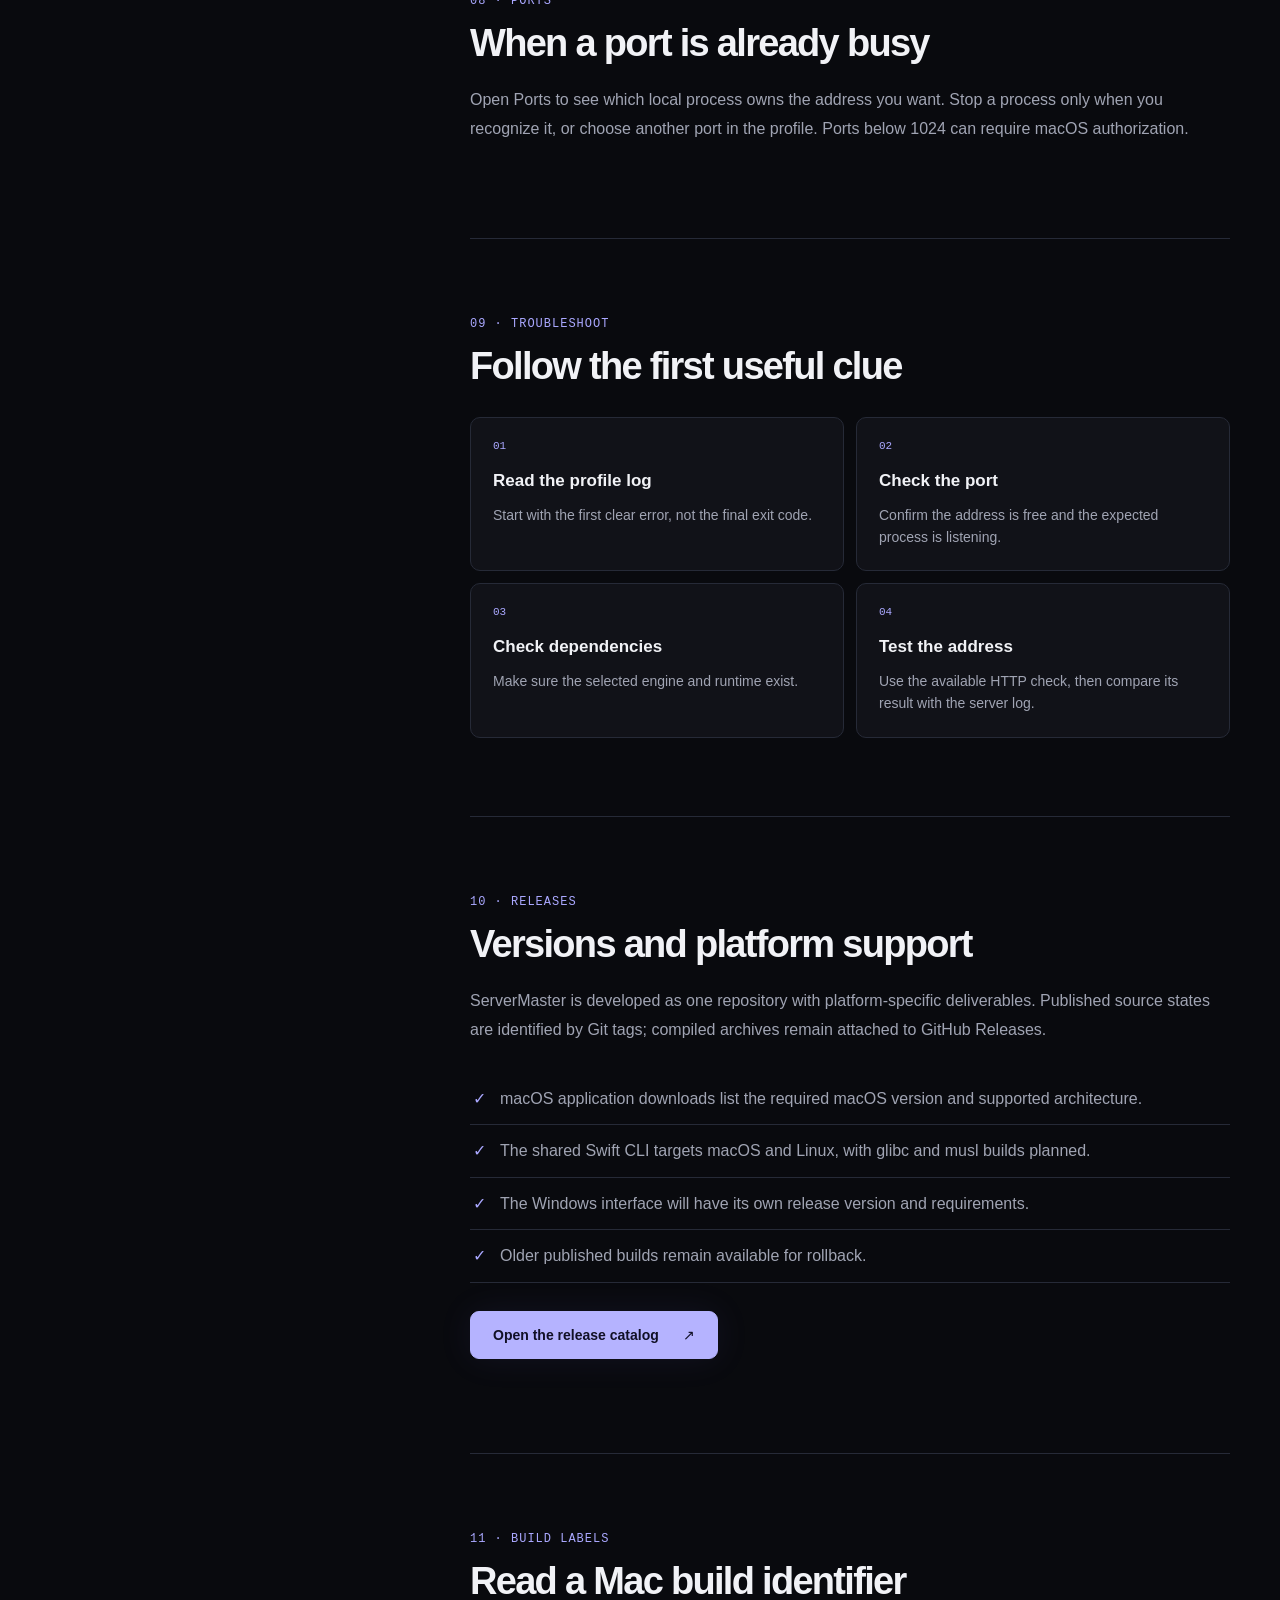
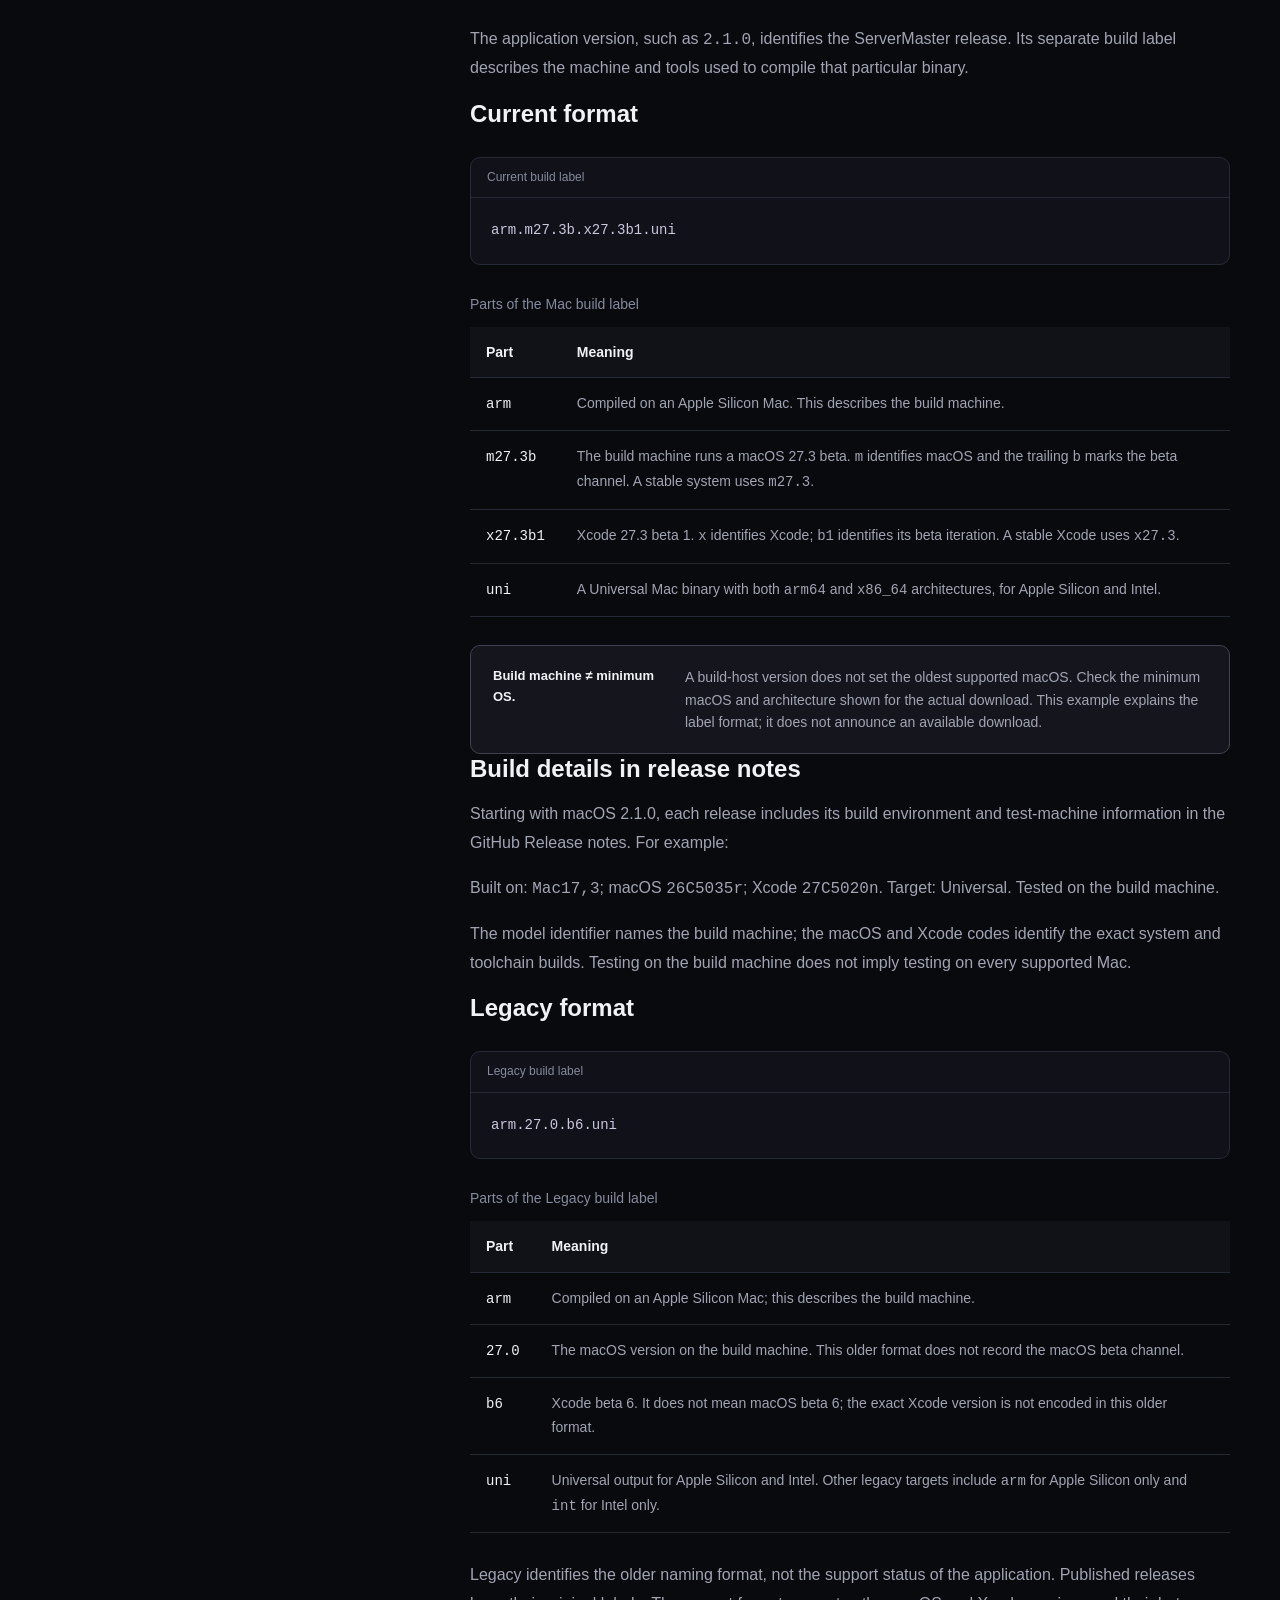
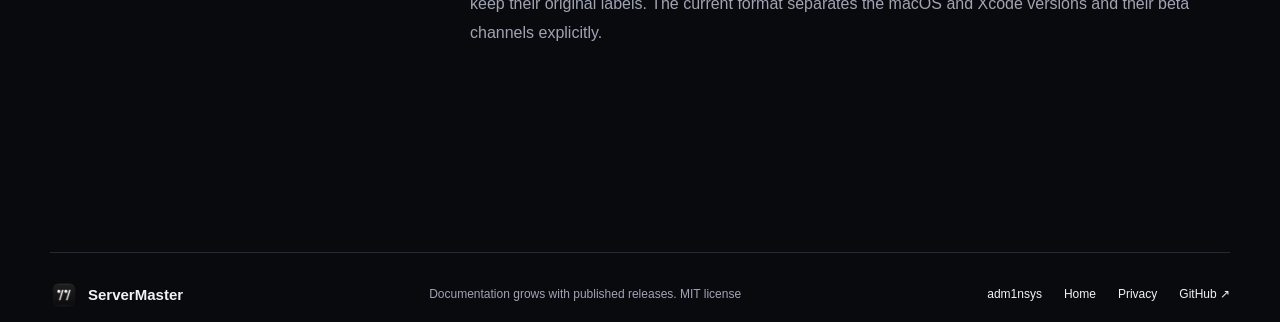
<file: web/wiki.html>
<!doctype html>
<html lang="en">
<head>
  <meta charset="utf-8">
  <meta name="viewport" content="width=device-width, initial-scale=1">
  <meta name="description" content="ServerMaster guides for installation, local servers, PHP projects, databases, HTTPS, ports, and troubleshooting.">
  <meta name="theme-color" content="#090a0e">
  <meta name="color-scheme" content="dark">
  <link rel="icon" href="favicon.ico?v=2" sizes="any">
  <link rel="icon" type="image/png" href="assets/icon.png?v=2">
  <link rel="apple-touch-icon" href="assets/icon.png?v=2">
  <link rel="stylesheet" href="assets/site.css?v=20261108-2">
  <link rel="stylesheet" href="assets/wiki.css?v=20261108-2">
  <title>Wiki — ServerMaster</title>
</head>
<body>
  <a class="skip-link" href="#guide">Skip to guide</a>
  <header class="site-header">
    <nav class="nav wrap" aria-label="Main navigation">
      <a class="brand" href="./"><img src="assets/icon.png" width="36" height="36" alt=""><span>ServerMaster</span></a>
      <div class="nav-links"><a href="./#automation">Automation</a><a href="./#inside">Inside the app</a><a aria-current="page" href="wiki.html">Wiki</a></div>
      <a class="button button-small" href="./#downloads">Downloads <span aria-hidden="true">↗</span></a>
    </nav>
  </header>
  <div class="wiki-layout wrap">
    <aside class="wiki-sidebar">
      <p class="wiki-label">SERVERMASTER WIKI</p>
      <nav aria-label="Guide contents">
        <strong>Start</strong>
        <a href="#install">Install and first launch</a>
        <a href="#profile">Create a profile</a>
        <a href="#static">Serve a static site</a>
        <a href="#php">Run a PHP project</a>
        <strong>Projects</strong>
        <a href="#cms">CMS projects</a>
        <a href="#database">Local database</a>
        <a href="#https">HTTPS</a>
        <strong>Troubleshooting</strong>
        <a href="#ports">Port conflicts</a>
        <a href="#logs">Logs and checks</a>
        <a href="#versions">Versions and support</a>
        <a href="#builds">Mac build identifiers</a>
      </nav>
    </aside>
    <main id="guide" class="wiki-content">
      <header class="wiki-hero">
        <p class="eyebrow">DOCUMENTATION</p>
        <h1>Build the project.<br><span>Know where to look.</span></h1>
        <p>Practical guides for getting a local site running and finding the useful clue when it does not.</p>
        <div class="doc-notice"><strong>Release-aware documentation</strong><span>The interface and available automation evolve between releases. The download page always shows the exact version you receive.</span></div>
      </header>

      <section id="install" class="guide-section">
        <p class="guide-index">01 · START</p><h2>Install and first launch</h2>
        <ol class="steps">
          <li><span>Download</span><p>Choose a published build on the <a href="./#downloads">downloads page</a>, then unpack the ZIP archive.</p></li>
          <li><span>Move</span><p>Place <code>ServerMaster.app</code> in Applications so it has a stable home.</p></li>
          <li><span>Approve once</span><p>The current build is unsigned. Try to open it, then use System Settings → Privacy &amp; Security → Open Anyway. Follow the exact instructions in its release notes.</p></li>
          <li><span>Check dependencies</span><p>Open Dependencies and review the tools needed by the server engine you plan to use.</p></li>
        </ol>
        <div class="callout"><strong>Download from the source.</strong><p>Use the official ServerMaster GitHub release. Checksums are provided with published archives where available.</p></div>
      </section>

      <section id="profile" class="guide-section">
        <p class="guide-index">02 · PROFILE</p><h2>Save the way a project runs</h2>
        <p>A profile connects a project folder to an engine, a port, and its runtime settings. That turns a launch recipe into something you can reuse.</p>
        <div class="recipe"><span>PROJECT FOLDER</span><b>+</b><span>ENGINE</span><b>+</b><span>PORT</span><b>→</b><span class="recipe-result">SAVED PROFILE</span></div>
        <ol class="steps">
          <li><span>Create</span><p>Open Profiles and add a profile. Depending on your release, start empty or choose a template.</p></li>
          <li><span>Point</span><p>Select the folder containing your project. For a static site, that is usually the folder with <code>index.html</code>.</p></li>
          <li><span>Choose</span><p>Select an engine suited to the project and pick a free local port such as <code>8080</code>.</p></li>
          <li><span>Run</span><p>Return to Control, start the profile, and open its local address.</p></li>
        </ol>
      </section>

      <section id="static" class="guide-section">
        <p class="guide-index">03 · STATIC</p><h2>Serve HTML, CSS, and JavaScript</h2>
        <p>Point a profile at the folder that contains <code>index.html</code>. A Node http-server, Python HTTP server, or Nginx profile can serve static files. If a single-page app owns its routes, enable the SPA fallback where the selected engine supports it.</p>
        <div class="done"><strong>Done when</strong><span>Your page opens at the local address shown by ServerMaster, and refreshing a nested route behaves as expected.</span></div>
      </section>

      <section id="php" class="guide-section">
        <p class="guide-index">04 · PHP</p><h2>Run a PHP project</h2>
        <p>Choose a PHP-capable engine. The PHP built-in server is useful for a simple project; Nginx or Apache with PHP-FPM provides a configuration closer to a full web stack.</p>
        <ul class="check-list"><li>Set Root to the folder containing the public entry point.</li><li>Choose the PHP version used by this profile.</li><li>Use Apache when the project relies on its own <code>.htaccess</code> rules.</li><li>Start the profile and read the server log if PHP exits or returns an error.</li></ul>
        <div class="callout"><strong>Seeing PHP source in the browser?</strong><p>The current engine is serving the file as text. Switch the profile to a PHP engine.</p></div>
      </section>

      <section id="cms" class="guide-section">
        <p class="guide-index">05 · CMS</p><h2>Joomla, WordPress, Drupal, and more</h2>
        <p>Most CMS projects follow the same shape: project files, a PHP server profile, and a database. Templates can fill sensible defaults; availability and assisted downloads depend on the release.</p>
        <div class="cms-grid"><article><h3>Joomla &amp; WordPress</h3><p>Use a PHP profile and create a database. Apache is a natural fit when the project uses <code>.htaccess</code>.</p></article><article><h3>Drupal</h3><p>Composer projects commonly expose the <code>web</code> subfolder. Point Root there.</p></article><article><h3>Laravel &amp; Symfony</h3><p>Point Root to the public web directory and keep credentials in the project's environment configuration.</p></article></div>
      </section>

      <section id="database" class="guide-section">
        <p class="guide-index">06 · DATABASE</p><h2>Keep local data close</h2>
        <p>Start ServerMaster's managed database, create a database and user, then enter those connection details in your application or installer. Use the exact host and port shown in the app.</p>
        <div class="code-card"><span>Connection shape</span><code>host: 127.0.0.1<br>port: [shown in ServerMaster]<br>database: [your database]<br>user: [your user]</code></div>
        <p>Database backups are useful only when the managed database is running and included in the selected snapshot workflow.</p>
      </section>

      <section id="https" class="guide-section">
        <p class="guide-index">07 · HTTPS</p><h2>Use local HTTPS when the project needs it</h2>
        <p>HTTPS support depends on the engine. Generate a self-signed certificate for quick testing, or use mkcert for a certificate your local browser can trust after its local authority is installed.</p>
        <div class="callout"><strong>Keep it local.</strong><p>Development certificates and servers are for local work. Review configuration before exposing any service to another network.</p></div>
      </section>

      <section id="ports" class="guide-section">
        <p class="guide-index">08 · PORTS</p><h2>When a port is already busy</h2>
        <p>Open Ports to see which local process owns the address you want. Stop a process only when you recognize it, or choose another port in the profile. Ports below 1024 can require macOS authorization.</p>
      </section>

      <section id="logs" class="guide-section">
        <p class="guide-index">09 · TROUBLESHOOT</p><h2>Follow the first useful clue</h2>
        <div class="trouble-grid"><article><span>01</span><h3>Read the profile log</h3><p>Start with the first clear error, not the final exit code.</p></article><article><span>02</span><h3>Check the port</h3><p>Confirm the address is free and the expected process is listening.</p></article><article><span>03</span><h3>Check dependencies</h3><p>Make sure the selected engine and runtime exist.</p></article><article><span>04</span><h3>Test the address</h3><p>Use the available HTTP check, then compare its result with the server log.</p></article></div>
      </section>

      <section id="versions" class="guide-section">
        <p class="guide-index">10 · RELEASES</p><h2>Versions and platform support</h2>
        <p>ServerMaster is developed as one repository with platform-specific deliverables. Published source states are identified by Git tags; compiled archives remain attached to GitHub Releases.</p>
        <ul class="check-list"><li>macOS application downloads list the required macOS version and supported architecture.</li><li>The shared Swift CLI targets macOS and Linux, with glibc and musl builds planned.</li><li>The Windows interface will have its own release version and requirements.</li><li>Older published builds remain available for rollback.</li></ul>
        <p><a class="button button-primary" href="./#downloads">Open the release catalog <span aria-hidden="true">↗</span></a></p>
      </section>
      <section id="builds" class="guide-section">
        <p class="guide-index">11 · BUILD LABELS</p><h2>Read a Mac build identifier</h2>
        <p>The application version, such as <code>2.1.0</code>, identifies the ServerMaster release. Its separate build label describes the machine and tools used to compile that particular binary.</p>
        <h3>Current format</h3>
        <div class="code-card"><span>Current build label</span><code>arm.m27.3b.x27.3b1.uni</code></div>
        <div class="build-table-wrap">
          <table class="build-table">
            <caption>Parts of the Mac build label</caption>
            <thead><tr><th scope="col">Part</th><th scope="col">Meaning</th></tr></thead>
            <tbody>
              <tr><th scope="row"><code>arm</code></th><td>Compiled on an Apple Silicon Mac. This describes the build machine.</td></tr>
              <tr><th scope="row"><code>m27.3b</code></th><td>The build machine runs a macOS 27.3 beta. <code>m</code> identifies macOS and the trailing <code>b</code> marks the beta channel. A stable system uses <code>m27.3</code>.</td></tr>
              <tr><th scope="row"><code>x27.3b1</code></th><td>Xcode 27.3 beta 1. <code>x</code> identifies Xcode; <code>b1</code> identifies its beta iteration. A stable Xcode uses <code>x27.3</code>.</td></tr>
              <tr><th scope="row"><code>uni</code></th><td>A Universal Mac binary with both <code>arm64</code> and <code>x86_64</code> architectures, for Apple Silicon and Intel.</td></tr>
            </tbody>
          </table>
        </div>
        <div class="callout"><strong>Build machine ≠ minimum OS.</strong><p>A build-host version does not set the oldest supported macOS. Check the minimum macOS and architecture shown for the actual download. This example explains the label format; it does not announce an available download.</p></div>
        <h3>Build details in release notes</h3>
        <p>Starting with macOS 2.1.0, each release includes its build environment and test-machine information in the GitHub Release notes. For example:</p>
        <p>Built on: <code>Mac17,3</code>; macOS <code>26C5035r</code>; Xcode <code>27C5020n</code>. Target: Universal. Tested on the build machine.</p>
        <p>The model identifier names the build machine; the macOS and Xcode codes identify the exact system and toolchain builds. Testing on the build machine does not imply testing on every supported Mac.</p>
        <h3>Legacy format</h3>
        <div class="code-card"><span>Legacy build label</span><code>arm.27.0.b6.uni</code></div>
        <div class="build-table-wrap">
          <table class="build-table">
            <caption>Parts of the Legacy build label</caption>
            <thead><tr><th scope="col">Part</th><th scope="col">Meaning</th></tr></thead>
            <tbody>
              <tr><th scope="row"><code>arm</code></th><td>Compiled on an Apple Silicon Mac; this describes the build machine.</td></tr>
              <tr><th scope="row"><code>27.0</code></th><td>The macOS version on the build machine. This older format does not record the macOS beta channel.</td></tr>
              <tr><th scope="row"><code>b6</code></th><td>Xcode beta 6. It does not mean macOS beta 6; the exact Xcode version is not encoded in this older format.</td></tr>
              <tr><th scope="row"><code>uni</code></th><td>Universal output for Apple Silicon and Intel. Other legacy targets include <code>arm</code> for Apple Silicon only and <code>int</code> for Intel only.</td></tr>
            </tbody>
          </table>
        </div>
        <p>Legacy identifies the older naming format, not the support status of the application. Published releases keep their original labels. The current format separates the macOS and Xcode versions and their beta channels explicitly.</p>
      </section>
    </main>
  </div>
  <footer class="footer wrap"><a class="brand" href="./"><img src="assets/icon.png" width="28" height="28" alt=""><span>ServerMaster</span></a><p>Documentation grows with published releases. <a href="https://github.com/adm1nsys/ServerMaster/blob/main/LICENSE">MIT license</a></p><div class="footer-links"><a href="/adm1nsys/">adm1nsys</a><a href="./">Home</a><a href="/adm1nsys/datenschutz.html">Privacy</a><a href="https://github.com/adm1nsys/ServerMaster">GitHub ↗</a></div></footer>
  <script src="assets/wiki.js?v=20260912" defer></script>
</body>
</html>
</file>
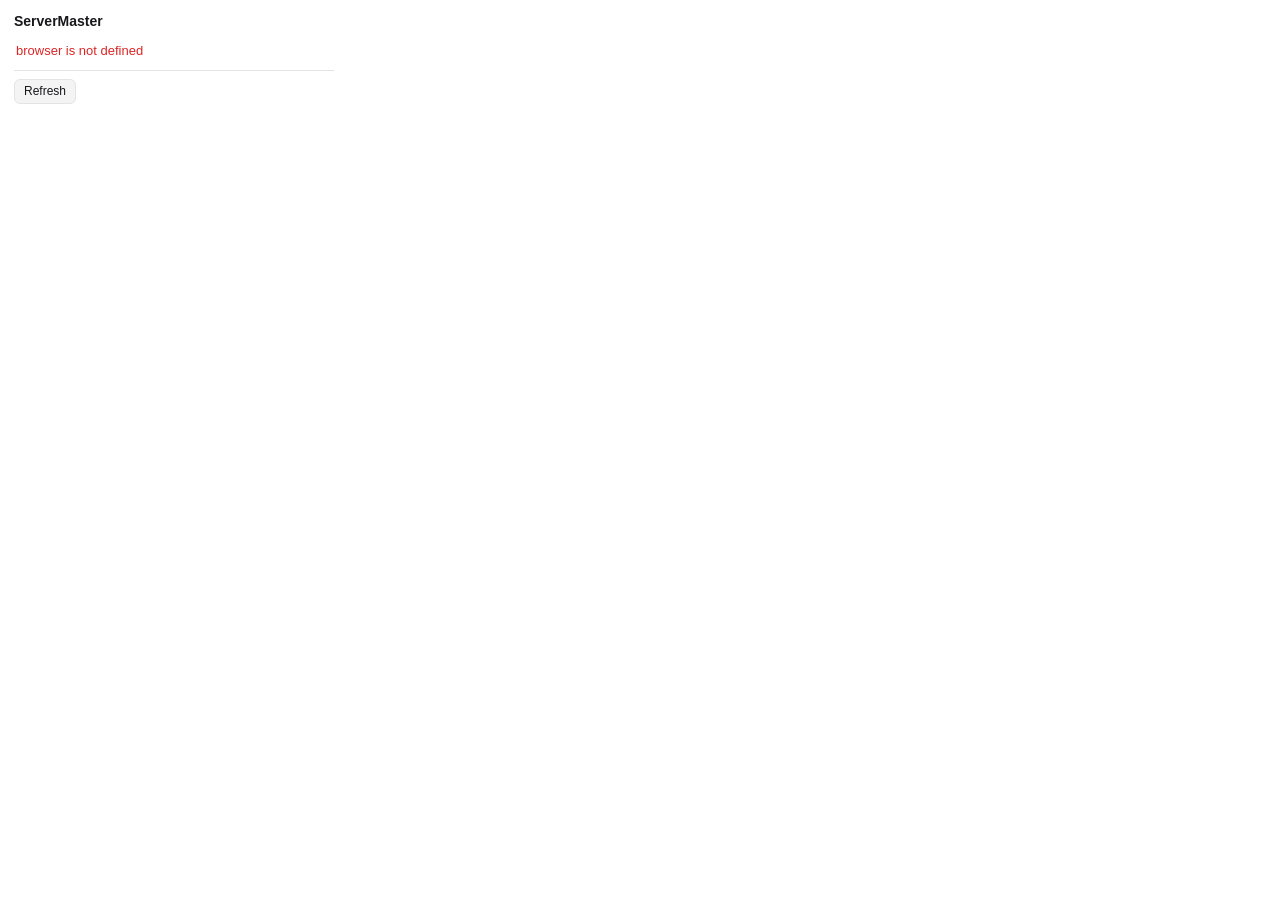
<file: macos/ServerMasterWeb Extension/Resources/popup.html>
<!DOCTYPE html>
<html>
<head>
    <meta charset="UTF-8">
    <link rel="stylesheet" href="popup.css">
    <script type="module" src="popup.js"></script>
</head>
<body>
    <header>
        <h1>ServerMaster</h1>
        <span id="summary"></span>
    </header>

    <ul id="profiles" hidden></ul>

    <p id="state" class="notice">Reading…</p>

    <footer id="footer" hidden>
        <button id="admin" type="button" hidden>Database admin</button>
        <button id="refresh" type="button">Refresh</button>
    </footer>
</body>
</html>
</file>
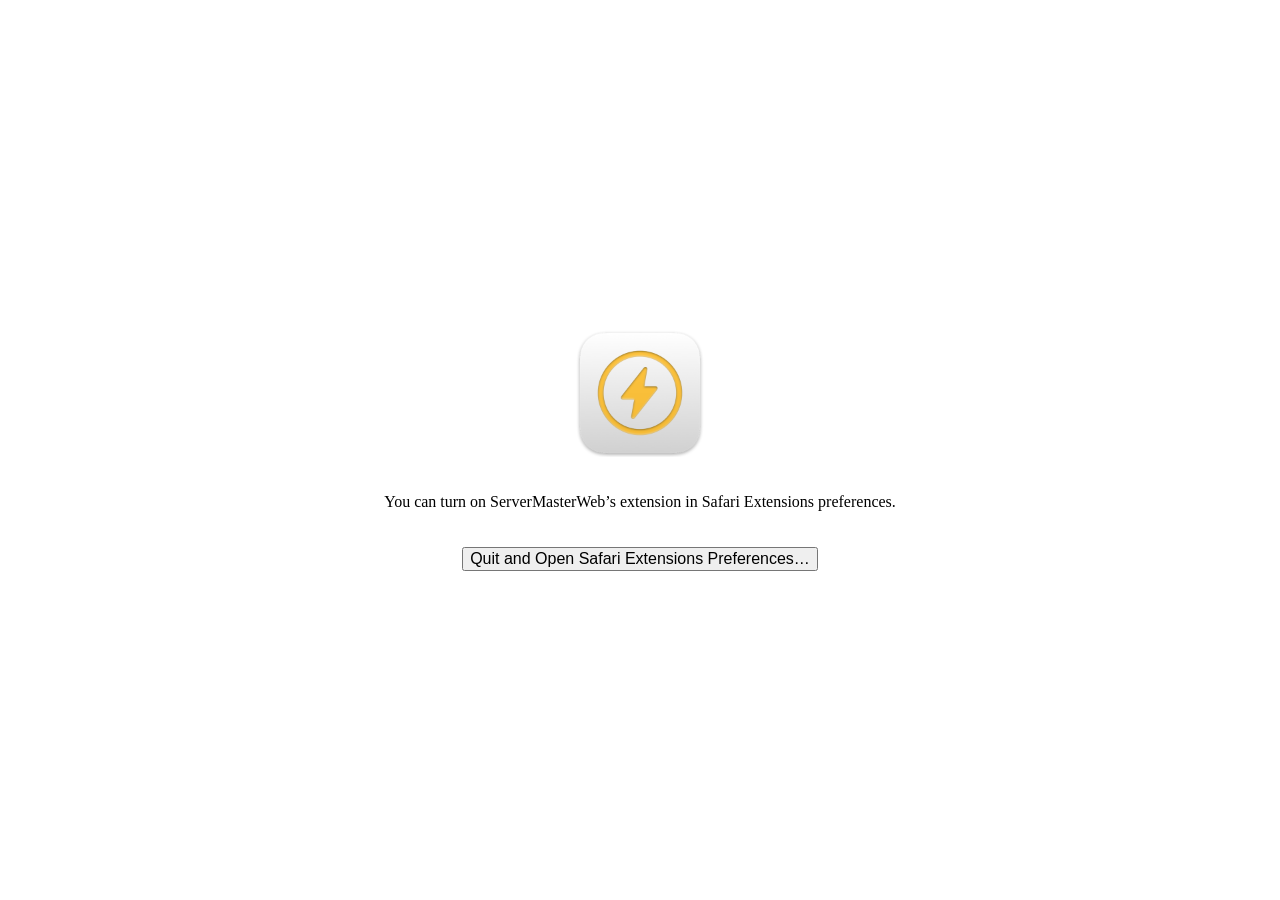
<file: macos/ServerMasterWeb/Resources/Base.lproj/Main.html>
<!DOCTYPE html>
<html>
<head>
    <meta http-equiv="Content-Type" content="text/html; charset=utf-8">
    <meta http-equiv="Content-Security-Policy" content="default-src 'self'">

    <meta name="viewport" content="width=device-width, initial-scale=1, user-scalable=no">

    <link rel="stylesheet" href="../Style.css">
    <script src="../Script.js" defer></script>
</head>
<body>
    <img src="../Icon.png" width="128" height="128" alt="ServerMasterWeb Icon">
    <p class="state-unknown">You can turn on ServerMasterWeb’s extension in Safari Extensions preferences.</p>
    <p class="state-on">ServerMasterWeb’s extension is currently on. You can turn it off in Safari Extensions preferences.</p>
    <p class="state-off">ServerMasterWeb’s extension is currently off. You can turn it on in Safari Extensions preferences.</p>
    <button class="open-preferences">Quit and Open Safari Extensions Preferences…</button>
</body>
</html>
</file>
<file: web/assets/site.css>
@charset "UTF-8";
:root{color-scheme:dark;--bg:#090a0e;--panel:#111218;--panel-2:#171922;--text:#f1f2f6;--muted:#a0a4b3;--dim:#858a9d;--line:#262a37;--accent:#aaa8ff;--accent-strong:#7774ed;--green:#9be2ba;--radius:20px;font-family:Inter,-apple-system,BlinkMacSystemFont,"Segoe UI",sans-serif;font-synthesis:none}
*{box-sizing:border-box}html{scroll-behavior:smooth;scroll-padding-top:100px}body{margin:0;background:var(--bg);color:var(--text);font-size:16px;line-height:1.6;-webkit-font-smoothing:antialiased}a{color:inherit;text-decoration:none}button,input,select{font:inherit}button,a{-webkit-tap-highlight-color:transparent}button{cursor:pointer}img{max-width:100%;height:auto;display:block}button:focus-visible,a:focus-visible,select:focus-visible,summary:focus-visible{outline:3px solid var(--accent);outline-offset:5px}::selection{background:#545289;color:#fff}.wrap{width:min(1180px,calc(100% - 64px));margin-inline:auto}.skip-link{position:fixed;z-index:100;left:16px;top:-90px;padding:12px 20px;background:var(--accent);color:#10101b}.skip-link:focus{top:12px}.site-header{position:sticky;top:0;z-index:30;background:rgba(9,10,14,.88);backdrop-filter:blur(22px);border-bottom:1px solid #ffffff0c}.nav{min-height:80px;display:flex;align-items:center;justify-content:space-between;gap:26px}.brand{display:inline-flex;align-items:center;gap:10px;font-weight:650;font-size:18px;letter-spacing:-.5px;flex-shrink:0}.nav-links{display:flex;gap:32px;color:var(--muted);font-size:14px}.nav-links a:hover,.text-link:hover,.footer a:hover{color:var(--accent)}.button{display:inline-flex;align-items:center;justify-content:center;gap:24px;min-height:48px;padding:12px 22px;border:1px solid #3b3e4c;border-radius:9px;font-weight:600;font-size:14px;line-height:1.5;background:#1b1d25;transition:background .2s,transform .2s,border-color .2s}.button:hover{background:#2b2d3a;border-color:#6c7080;transform:translateY(-2px)}.button-small{min-height:40px;padding:9px 16px;font-size:14px;gap:18px}.button-primary{background:#b5b3ff;border-color:#b5b3ff;color:#111026;box-shadow:0 0 35px #7774ed17}.button-primary:hover{background:#cbcaff;border-color:#cbcaff}.text-link{font-size:14px;font-weight:550;display:inline-flex;gap:16px;align-items:center}.hero{text-align:center;padding-top:66px}.release-pill{display:inline-flex;align-items:center;gap:12px;border:1px solid #38364b;background:#151420;padding:6px 12px 6px 7px;border-radius:7px;color:#c4c2db;font-size:12px;margin:0 0 28px}.pill-label{color:#d4d0ff;font-size:12px;letter-spacing:1px;padding:3px 7px;border-radius:4px;background:#2f2b4a}.hero h1{font-size:clamp(54px,6.6vw,90px);line-height:1.02;letter-spacing:-5px;margin:0 0 26px;font-weight:660}.hero h1 span{color:var(--accent)}.hero-copy{color:#afb2c1;font-size:18px;line-height:1.75;margin:0 auto 28px;max-width:660px}.hero-actions{display:flex;gap:26px;justify-content:center;align-items:center}.hero-note{color:var(--dim);font-size:12px;margin:17px 0 32px}.hero-note span{padding:0 10px}.hero-screen{position:relative;margin:0;background:radial-gradient(ellipse at 50% 40%,#32345b52,transparent 70%)}.hero-screen img{width:100%;filter:drop-shadow(0 10px 36px #0009)}.hero-screen figcaption{display:flex;justify-content:space-between;gap:12px;margin:12px 24px 32px;color:var(--dim);font-size:12px;letter-spacing:1px}.hero-screen figcaption span:last-child{letter-spacing:0}.engine-strip{display:flex;align-items:center;justify-content:space-between;gap:24px;border-block:1px solid var(--line);padding:30px 4px;color:#bdc0ce;font-size:21px;font-weight:600;letter-spacing:-.5px}.engine-strip span:first-child{font-size:12px;letter-spacing:1px;color:var(--dim);font-weight:500;text-align:left;line-height:1.8}.section{padding-top:122px;scroll-margin-top:12px}.eyebrow{font-size:12px;font-weight:600;letter-spacing:2px;color:var(--accent);margin:0 0 20px}h2{font-size:clamp(34px,4vw,54px);font-weight:620;line-height:1.12;letter-spacing:-2.3px;margin:0 0 22px}h3{font-size:24px;line-height:1.25;letter-spacing:-.8px;font-weight:600;margin:0 0 12px}.section-copy{max-width:550px;color:var(--muted);margin:0 0 36px;font-size:17px}.footer{margin-top:110px;padding-block:28px;border-top:1px solid var(--line);display:flex;align-items:center;justify-content:space-between;gap:20px;font-size:12px;color:var(--muted)}.footer .brand{font-size:15px;color:var(--text)}.footer p{margin:0}.footer>a:last-child{color:var(--text)}
.section-heading{display:flex;align-items:flex-end;justify-content:space-between;gap:64px;margin-bottom:36px}
.section-heading h2{margin-bottom:0}
.section-heading .section-copy{max-width:360px;font-size:16px;margin:0 0 4px}
.automation-grid{display:grid;grid-template-columns:repeat(3,minmax(0,1fr));border:1px solid var(--line);border-radius:var(--radius);overflow:hidden;background:var(--panel)}
.automation-card{padding:28px 30px 32px;border-right:1px solid var(--line)}
.automation-card:last-child{border-right:0}
.feature-number{font-family:ui-monospace,SFMono-Regular,monospace;font-size:12px;letter-spacing:1px;color:var(--dim)}
.event-flow{display:grid;justify-items:center;gap:8px;padding:32px 0;margin-bottom:10px;font-size:13px}
.event-flow>span:first-child,.event-flow>.flow-result{width:100%;padding:10px 12px;border:1px solid #313340;border-radius:7px;text-align:center;background:#1b1c26}
.event-flow>.flow-result{border-color:#545075;background:#29263d;color:#d5d1ff}
.flow-connector{color:#787093;line-height:1}
.automation-card h3{font-size:21px;letter-spacing:-.6px}
.automation-card p{font-size:15px;line-height:1.7;color:var(--muted);margin:0}
.feature-pair{display:grid;grid-template-columns:1fr 1fr;gap:24px;margin-top:24px}
.feature-panel{border:1px solid var(--line);border-radius:var(--radius);overflow:hidden;background:var(--panel)}
.panel-copy{padding:32px 32px 12px}
.tag{font-size:12px;letter-spacing:1px;color:var(--dim);display:block;margin-bottom:17px}
.panel-copy h3{max-width:330px;font-size:29px}
.panel-copy p{font-size:16px;color:var(--muted);line-height:1.7;margin-bottom:25px}
.feature-panel img{width:100%;border-top:1px solid var(--line)}
.segmented{display:inline-flex;flex-wrap:wrap;gap:5px;padding:5px;border:1px solid var(--line);border-radius:10px;background:var(--panel);margin-bottom:25px}
.segmented button,.gallery-buttons button{border:1px solid transparent;background:transparent;color:var(--muted);font-size:14px;line-height:1.5;border-radius:6px;padding:10px 16px;min-height:42px;transition:color .15s,background .15s}
.segmented button:hover,.gallery-buttons button:hover{color:var(--text);background:#22232e}
.segmented button[aria-pressed=true]{background:#333044;color:#e0ddff;border-color:#474257;box-shadow:0 2px 6px #0004}
.comparison{display:grid;grid-template-columns:1fr 1fr;gap:24px}
.comparison-lane{border:1px solid var(--line);background:var(--panel);border-radius:var(--radius);padding:30px;display:flex;flex-direction:column}
.lane-heading{display:flex;align-items:center;justify-content:space-between;gap:12px;margin-bottom:30px}
.lane-heading h3{font-size:20px;margin:0;letter-spacing:-.5px}
.lane-heading>span{font-size:12px;color:var(--dim);white-space:nowrap}
.comparison-lane ol{padding:0;margin:0 0 24px;list-style:none;counter-reset:steps;display:flex;flex-direction:column;gap:12px}
.comparison-lane li{position:relative;padding:12px 16px 12px 54px;border:1px solid #30323e;border-radius:8px;font-size:15px;counter-increment:steps;background:#1b1c25}
.comparison-lane li::before{content:counter(steps,decimal-leading-zero);position:absolute;left:17px;top:13px;color:var(--dim);font-family:ui-monospace,monospace;font-size:12px}
.comparison-lane li+li::after{content:"";height:13px;position:absolute;width:1px;background:#404250;left:25px;top:-14px}
.comparison-lane>p{font-size:14px;color:var(--muted);margin:auto 0 0}
.managed{border-color:#504a75;background:linear-gradient(140deg,#201e2e,#121219 70%)}
.managed .lane-heading h3{color:#c5bfff}
.managed li{border-color:#5c517f;background:#2a253c}
.managed li::before{color:#b0a3d9}
.managed li+li::after{background:#827098}
.handled{padding:16px;border:1px dashed #474056;border-radius:8px;margin:0 0 24px}
.handled>span{font-size:10px;letter-spacing:1.8px;color:#afa1d0}
.handled p{font-size:14px;color:#c7bfd6;line-height:1.8;margin:8px 0 0}
.fine-print{font-size:12px;color:var(--dim);line-height:1.7;margin:16px 0 0}
.comparison-table-wrap{overflow-x:auto;margin-top:48px}
.comparison-table{width:100%;border-collapse:collapse;text-align:left;font-size:14px}
.comparison-table caption{text-align:left;font-size:21px;font-weight:600;margin-bottom:22px;letter-spacing:-.5px}
.comparison-table th,.comparison-table td{padding:19px 18px;border-bottom:1px solid var(--line);vertical-align:top}
.comparison-table th:first-child{padding-left:0}
.comparison-table thead th{font-size:12px;font-weight:500;color:var(--dim)}
.comparison-table tbody th{font-weight:500;width:24%}
.comparison-table td{color:var(--muted);width:38%}
.comparison-table td:last-child{color:#c6c1e6}
.gallery-shell{border:1px solid var(--line);border-radius:var(--radius);overflow:hidden;background:var(--panel)}
.gallery-buttons{display:flex;flex-wrap:wrap;gap:6px;padding:14px 22px;border-bottom:1px solid var(--line)}
.gallery-buttons button[aria-pressed=true]{background:#2b293d;color:#d4ceff}
.gallery-figure{margin:0}
.gallery-figure>a{display:flex;align-items:center;justify-content:center;aspect-ratio:16/10;background:#0c0d12;padding:18px}
.gallery-figure img{width:100%;height:100%;object-fit:contain}
.gallery-figure figcaption{display:flex;justify-content:space-between;align-items:center;gap:24px;padding:24px 30px;border-top:1px solid var(--line)}
.gallery-figure strong{font-size:18px;font-weight:550}
.gallery-figure p{color:var(--muted);font-size:14px;margin:6px 0 0}
.gallery-figure figcaption>span{font-size:11px;letter-spacing:1px;color:var(--dim);white-space:nowrap}
.detail-grid{display:grid;grid-template-columns:repeat(3,minmax(0,1fr));gap:52px;padding-top:52px}
.detail-symbol{display:block;font-size:26px;font-weight:400;color:var(--accent);margin-bottom:16px;line-height:1.5}
.code-symbol{font-family:ui-monospace,monospace}
.detail-grid h3{font-size:20px;letter-spacing:-.4px}
.detail-grid p{font-size:15px;color:var(--muted);margin:0;line-height:1.75}
.downloads{position:relative}
.download-card{border:1px solid #444153;background:linear-gradient(110deg,#1d1b2b,#111218 70%);border-radius:var(--radius);padding:42px;display:grid;grid-template-columns:210px 1fr;gap:50px}
.download-visual{display:flex;align-items:center;justify-content:center;flex-direction:column;gap:26px;padding:20px 0}
.download-visual img{filter:drop-shadow(0 18px 28px #0008)}
.download-visual>span:last-child{font-size:12px;color:var(--dim);text-align:center}
.download-heading{position:relative}
.download-heading>.tag{margin-bottom:10px}
.download-heading h3{font-size:29px;letter-spacing:-1px;padding-right:110px}
.release-status{position:absolute;right:0;top:28px;font-size:12px;color:#c2bddf;border:1px solid #484155;border-radius:5px;background:#272231;padding:5px 9px}
.download-description{font-size:15px;color:var(--muted);margin:16px 0 24px;max-width:570px}
.download-metadata{display:grid;grid-template-columns:1fr 1fr;gap:18px 28px;padding-top:24px;border-top:1px solid var(--line);margin:0 0 26px}
.download-metadata dt{font-size:12px;color:var(--dim);margin-bottom:4px}
.download-metadata dd{font-size:14px;margin:0;overflow-wrap:anywhere}
.download-assets{display:flex;align-items:center;flex-wrap:wrap;gap:22px;margin-top:8px}
.secondary-downloads{display:flex;flex-wrap:wrap;gap:22px;font-size:12px;margin:18px 0 0;color:var(--muted)}
.secondary-downloads a,.archive-links a,.download-fallback a{border-bottom:1px solid #45404d}
.secondary-downloads a:hover,.archive-links a:hover,.download-fallback a:hover{color:var(--accent)}
.unsigned-note{font-size:12px;color:var(--dim);line-height:1.7;margin:23px 0 0}
.download-fallback{font-size:14px;color:var(--muted);margin:22px 0}
.platform-monogram{font-size:72px;font-family:ui-monospace,monospace;color:#b9b3df;line-height:1.2}
.target-chips{display:flex;flex-wrap:wrap;gap:10px}
.target-chips span{font-size:13px;border:1px solid #43404e;border-radius:5px;padding:6px 10px;color:#c1bbd6}
.planned-notice{font-size:14px;color:var(--dim);margin:24px 0 0}
.archive,.intel-note{border-bottom:1px solid var(--line);padding:2px 0}
summary{cursor:pointer;list-style:none;position:relative;padding:20px 36px 20px 0;font-size:15px;color:#d6d7e2}
summary::-webkit-details-marker{display:none}
summary::after{content:"+";position:absolute;right:4px;top:16px;color:var(--dim);font-size:22px}
details[open]>summary::after{content:"−"}
details>p{color:var(--muted);font-size:14px;line-height:1.8;max-width:750px;margin:0 0 22px}
.archive-list{list-style:none;margin:0;padding:0 0 16px}
.archive-list li{padding:18px 0;border-top:1px solid var(--line);display:flex;align-items:center;justify-content:space-between;gap:26px}
.archive-description strong{display:block;font-size:14px;font-weight:550}
.archive-description>span{font-size:12px;color:var(--dim)}
.archive-links{display:flex;flex-wrap:wrap;gap:12px 20px;font-size:12px;color:var(--muted)}
.questions{display:grid;grid-template-columns:1fr 1.6fr;gap:64px}
.questions h2{font-size:40px}
.faq-list details{border-bottom:1px solid var(--line)}
.faq-list details:first-child summary{padding-top:0}
.faq-list details:first-child summary::after{top:-5px}
.catalog-error{padding:22px;border:1px solid var(--line);border-radius:12px;color:var(--muted)}
.sr-only{position:absolute;width:1px;height:1px;margin:-1px;overflow:hidden;clip-path:inset(50%);white-space:nowrap}
@media(max-width:1000px){.download-card{grid-template-columns:145px 1fr;gap:30px;padding:32px}.download-visual img{width:135px}.automation-card{padding:25px 22px}.section-heading{gap:35px}.lane-heading{flex-wrap:wrap;gap:6px}.lane-heading>span{flex-basis:100%}.detail-grid{gap:30px}.panel-copy{padding:27px 25px 10px}}
@media(max-width:800px){.wrap{width:calc(100% - 40px)}.nav-links{gap:18px}.nav-links a:last-child{display:none}.nav{gap:18px}.brand{font-size:16px}.hero{padding-top:52px}.hero h1{letter-spacing:-3px}.engine-strip{flex-wrap:wrap;justify-content:center;gap:20px 30px;font-size:18px}.engine-strip span:first-child{flex-basis:100%;text-align:center}.engine-strip br{display:none}.section{padding-top:85px}.footer{flex-wrap:wrap;margin-top:80px}.hero-screen figcaption{margin-inline:0}.section-heading{display:block;margin-bottom:30px}.section-heading h2{margin-bottom:22px}.section-heading .section-copy{max-width:540px}.automation-grid{grid-template-columns:1fr}.automation-card{border-right:0;border-bottom:1px solid var(--line);padding:27px}.automation-card:last-child{border-bottom:0}.event-flow{grid-template-columns:1fr 25px 1fr;gap:8px;padding:22px 0}.flow-connector{transform:rotate(-90deg)}.automation-card h3{font-size:23px}.feature-pair{gap:18px}.panel-copy h3{font-size:25px}.comparison{gap:18px}.comparison-lane{padding:22px}.detail-grid{gap:22px}.download-heading h3{font-size:26px}.download-heading>.release-status{position:static;display:inline-block;margin:6px 0 0}.download-heading h3{padding:0}.questions{grid-template-columns:1fr;gap:22px}.gallery-buttons{padding:12px}.gallery-figure figcaption{padding:22px}.gallery-figure figcaption>span{display:none}.archive-list li{align-items:flex-start;flex-direction:column;gap:12px}}
@media(max-width:540px){.wrap{width:calc(100% - 32px)}.nav{min-height:66px}.nav-links{display:none}.nav>.button{padding:8px 12px;font-size:12px;gap:8px}.brand{gap:6px}.brand img{width:30px}.release-pill{font-size:12px;gap:8px}.pill-label{font-size:12px;letter-spacing:0}.hero h1{font-size:56px;letter-spacing:-3px}.hero-copy{font-size:16px;line-height:1.65}.desktop-break{display:none}.hero-actions{gap:17px;flex-direction:column}.hero-note{font-size:12px;line-height:1.8;max-width:280px;margin-inline:auto}.hero-note span{padding:0 5px}.hero-screen{margin-inline:-12px}.hero-screen figcaption{font-size:12px;flex-direction:column;gap:4px}.hero-screen img{width:100%}h2{letter-spacing:-1.5px}.footer{justify-content:flex-start;gap:20px}.footer p{order:3;flex-basis:100%}}
@media(prefers-reduced-motion:reduce){html{scroll-behavior:auto}*,*::before,*::after{animation:none!important;transition:none!important}}
@media(max-width:600px){.feature-pair,.comparison,.detail-grid{grid-template-columns:1fr}.detail-grid{gap:32px}.feature-panel .panel-copy{padding:26px 24px 10px}.download-card{padding:26px;grid-template-columns:1fr;gap:10px}.download-visual{flex-direction:row;justify-content:flex-start;padding:0 0 20px;border-bottom:1px solid var(--line)}.download-visual img{width:58px}.download-visual>.platform-monogram{font-size:42px}.download-visual>span:last-child{text-align:left}.download-content{padding-top:14px}.download-heading h3{font-size:26px}.download-metadata{gap:20px 16px}.download-assets{align-items:flex-start;flex-direction:column;gap:18px}.download-assets>.button{width:100%;gap:12px}.segmented{display:flex;gap:4px}.segmented button{flex:1;padding:10px 8px;font-size:12px}.gallery-buttons{gap:3px}.gallery-buttons button{font-size:12px;padding:8px 9px}.gallery-figure>a{padding:4px}.gallery-figure figcaption{padding:20px}.comparison-table{min-width:580px}.comparison-table caption{font-size:20px}.gallery-figure strong{font-size:17px}.fine-print{font-size:12px}.event-flow{font-size:12px}.event-flow>span:first-child,.event-flow>.flow-result{padding:10px 8px}.questions h2{font-size:34px}}

/* Layered product view and progressive motion */
.color-stack{--tilt-x:0px;--tilt-y:0px;padding:50px 48px 0;isolation:isolate;perspective:1400px}
.stack-layer{position:absolute;inset:50px 48px auto;transform-origin:50% 100%;transition:transform .45s cubic-bezier(.2,.7,.2,1),filter .45s;will-change:transform}
.stack-layer img{border-radius:8px}.stack-blue{z-index:1;transform:translate(calc(-28px - var(--tilt-x)),calc(-24px - var(--tilt-y))) rotate(-2.6deg);filter:saturate(.8) brightness(.68)}.stack-green{z-index:2;transform:translate(calc(22px + var(--tilt-x)),calc(-13px + var(--tilt-y))) rotate(2.1deg);filter:saturate(.8) brightness(.76)}.stack-purple{z-index:3;transform:translate(calc(-8px - var(--tilt-x)),calc(-5px - var(--tilt-y))) rotate(-.8deg);filter:saturate(.9) brightness(.86)}.stack-main{position:relative;inset:auto;z-index:4;filter:none}.color-stack:hover .stack-blue{transform:translate(calc(-42px - var(--tilt-x)),calc(-38px - var(--tilt-y))) rotate(-3.3deg)}.color-stack:hover .stack-green{transform:translate(calc(37px + var(--tilt-x)),calc(-27px + var(--tilt-y))) rotate(2.9deg)}.color-stack:hover .stack-purple{transform:translate(calc(-15px - var(--tilt-x)),calc(-14px - var(--tilt-y))) rotate(-1.3deg)}.color-stack figcaption{position:relative;z-index:6}
.hero h1,.release-pill,.hero-copy,.hero-actions,.hero-note{animation:hero-in .75s cubic-bezier(.2,.75,.25,1) both}.hero h1{animation-delay:.06s}.hero-copy{animation-delay:.12s}.hero-actions{animation-delay:.18s}.hero-note{animation-delay:.22s}.hero-screen{animation:screen-in .9s .22s cubic-bezier(.2,.75,.25,1) both}@keyframes hero-in{from{opacity:0;transform:translateY(16px)}to{opacity:1;transform:none}}@keyframes screen-in{from{opacity:0;transform:translateY(30px) scale(.985)}to{opacity:1;transform:none}}.reveal{opacity:0;transform:translateY(28px);transition:opacity .72s ease,transform .72s cubic-bezier(.2,.75,.25,1)}.reveal.is-visible{opacity:1;transform:none}.feature-pair .reveal:nth-child(2){transition-delay:.12s}.footer-links{display:flex;gap:22px;color:var(--text)}

/* Finder-style release window */
.finder-window{border:1px solid #4b4d5a;border-radius:14px;overflow:hidden;background:#171820;box-shadow:0 24px 70px #0008}.finder-toolbar{min-height:56px;padding:0 18px;display:grid;grid-template-columns:1fr auto 1fr;align-items:center;border-bottom:1px solid #393b46;background:linear-gradient(#2c2d35,#24252d);font-size:13px}.finder-toolbar>strong{font-weight:600;text-align:center}.finder-status{justify-self:end;color:var(--muted);font-size:12px}.window-lights{display:flex;gap:8px}.window-lights i{display:block;width:12px;height:12px;border-radius:50%;background:#ff5f57}.window-lights i:nth-child(2){background:#febc2e}.window-lights i:nth-child(3){background:#28c840}.finder-description{margin:0;padding:18px 22px;color:var(--muted);font-size:14px;border-bottom:1px solid var(--line)}.finder-table{font-size:13px;overflow-x:auto}.finder-row{min-width:790px;display:grid;grid-template-columns:minmax(250px,2fr) .65fr 1.35fr 1fr 100px;align-items:center;min-height:62px;border-bottom:1px solid #2b2d36}.finder-row>span{padding:12px 16px}.finder-header{min-height:38px;color:var(--dim);font-size:12px;background:#13141a}.finder-header>span{padding-block:7px;border-right:1px solid #292b33}.finder-name{display:flex;align-items:center;gap:12px}.finder-name strong{font-weight:550}.finder-name img{border-radius:7px}.finder-mono{font-family:ui-monospace,SFMono-Regular,monospace;font-size:12px;color:#b7b4c9}.finder-date{color:var(--muted)}.finder-action{text-align:right}.finder-button{display:inline-flex;padding:7px 13px;border-radius:6px;background:#6966d7;color:#fff;font-size:12px;font-weight:600}.finder-button:hover{background:#817ee9}.finder-extras{min-width:790px;padding:12px 16px 12px 60px;display:flex;align-items:center;justify-content:space-between;gap:22px;color:var(--dim);font-size:12px;border-bottom:1px solid #2b2d36;background:#14151b}.finder-extra-links{display:flex;flex-wrap:wrap;justify-content:flex-end;gap:16px}.finder-extra-links a{color:#b7b3d9;border-bottom:1px solid #4b4861}.finder-warning{min-width:790px;margin:0;padding:11px 16px 11px 60px;color:#b7aeb6;font-size:12px;background:#1d191d;border-bottom:1px solid #332a32}.finder-planned{color:var(--dim)}
@media(max-width:600px){.color-stack{padding:28px 18px 0}.stack-layer{inset:28px 18px auto}.color-stack:hover .stack-blue{transform:translate(-18px,-19px) rotate(-2.5deg)}.color-stack:hover .stack-green{transform:translate(18px,-13px) rotate(2.2deg)}.color-stack:hover .stack-purple{transform:translate(-7px,-7px) rotate(-.8deg)}.finder-toolbar{grid-template-columns:1fr auto}.finder-toolbar>strong{text-align:left;margin-left:14px}.finder-status{display:none}.footer-links{margin-left:auto}}
@media(prefers-reduced-motion:reduce){.reveal{opacity:1;transform:none}}

/* Interactive polish requested after the first local preview */
h2,h3,.brand,.engine-strip{letter-spacing:0}
.hero h1{letter-spacing:0;word-spacing:.08em}
.hero-note{margin-bottom:22px}
.theme-switcher{display:inline-flex;align-items:center;gap:14px;margin:0 auto 20px;padding:8px 9px 8px 14px;border:1px solid var(--line);border-radius:10px;background:#111218;color:var(--dim);font-size:12px}
.theme-buttons{display:flex;gap:6px}
.theme-dot{display:inline-flex;align-items:center;gap:8px;min-height:34px;padding:6px 10px;border:1px solid transparent;border-radius:7px;background:transparent;color:#bdc0ce;font-size:12px;transition:background .18s,border-color .18s,color .18s,transform .18s}
.theme-dot:hover{background:#22232e;color:#fff;transform:translateY(-1px)}
.theme-dot[aria-pressed=true]{background:#2b293d;border-color:#4d4860;color:#fff}
.dot{width:9px;height:9px;border-radius:50%;box-shadow:0 0 16px currentColor}.dot.red{color:#ff6c7c;background:#ff6c7c}.dot.blue{color:#64a7ff;background:#64a7ff}.dot.green{color:#70e6a7;background:#70e6a7}.dot.purple{color:#b18cff;background:#b18cff}
.engine-strip a{position:relative;padding:4px 0;transition:color .2s,transform .2s}
.engine-strip a::after{content:"";position:absolute;left:0;right:0;bottom:0;height:1px;background:currentColor;opacity:.32;transform:scaleX(0);transform-origin:left;transition:transform .22s}
.engine-strip a:hover{color:#fff;transform:translateY(-2px)}
.engine-strip a:hover::after{transform:scaleX(1)}
.stack-red{z-index:1;transform:translate(calc(31px + var(--tilt-x)),calc(-31px + var(--tilt-y))) rotate(3deg);filter:saturate(.78) brightness(.66)}
.theme-red .stack-red,.theme-blue .stack-blue,.theme-green .stack-green,.theme-purple .stack-purple{opacity:0;transform:translateY(10px) scale(.98)}
.theme-blue .stack-main img,.theme-green .stack-main img,.theme-purple .stack-main img,.theme-red .stack-main img{animation:screen-swap .34s cubic-bezier(.2,.75,.25,1)}
.theme-blue{background:radial-gradient(ellipse at 50% 40%,#1d4d8a55,transparent 70%)}
.theme-green{background:radial-gradient(ellipse at 50% 40%,#1d654c55,transparent 70%)}
.theme-purple{background:radial-gradient(ellipse at 50% 40%,#4f3d835a,transparent 70%)}
.theme-red{background:radial-gradient(ellipse at 50% 40%,#74344d55,transparent 70%)}
.switching{animation:panel-swap .34s cubic-bezier(.2,.75,.25,1)}
.switching .comparison-lane,.switching.gallery-figure,.switching.finder-window{animation:content-pop .34s cubic-bezier(.2,.75,.25,1)}
.comparison-lane li{transition:background .2s,border-color .2s,transform .2s}
.segmented button[aria-pressed=true],.gallery-buttons button[aria-pressed=true]{animation:selected-tab .25s ease}
.gallery-figure img{transition:opacity .2s,transform .34s cubic-bezier(.2,.75,.25,1)}
.gallery-figure.is-loading img{opacity:.35;transform:scale(.985)}
#download-panel{transition:opacity .2s,transform .25s}
#download-panel.is-switching{opacity:.35;transform:translateY(8px)}
@keyframes screen-swap{from{opacity:.45;transform:translateY(10px) scale(.992)}to{opacity:1;transform:none}}
@keyframes panel-swap{from{opacity:.65;transform:translateY(10px)}to{opacity:1;transform:none}}
@keyframes content-pop{from{transform:translateY(8px) scale(.995)}to{transform:none}}
@keyframes selected-tab{from{transform:scale(.96)}to{transform:scale(1)}}
@media(max-width:800px){.theme-switcher{display:flex;flex-direction:column;align-items:stretch;width:min(100%,420px);gap:8px}.theme-buttons{display:grid;grid-template-columns:repeat(4,1fr)}.theme-dot{justify-content:center;padding-inline:8px}.engine-strip a{font-size:18px}}
@media(max-width:540px){.theme-buttons{grid-template-columns:repeat(2,1fr)}.theme-dot{min-height:38px}.stack-red{display:none}}
@media(prefers-reduced-motion:reduce){.theme-dot,.engine-strip a,.gallery-figure img,#download-panel{transition:none}.theme-blue .stack-main img,.theme-green .stack-main img,.theme-purple .stack-main img,.theme-red .stack-main img,.switching,.switching .comparison-lane,.switching.gallery-figure,.switching.finder-window,.segmented button[aria-pressed=true],.gallery-buttons button[aria-pressed=true]{animation:none}}
/* Back to the adm1nsys projects list, shown only when the visitor came from there */
.back-to-projects{margin-right:auto;gap:8px;white-space:nowrap}.back-to-projects[hidden]{display:none}
@media(max-width:1000px){.nav:has(.back-to-projects:not([hidden])) .nav-links{display:none}}
@media(max-width:540px){.nav:has(.back-to-projects:not([hidden])) .brand span{display:none}.nav>.button{white-space:nowrap}}

/* the tilted screenshot stack must not widen the page on phones */
@media(max-width:640px){.hero{overflow-x:clip}}

.finder-button:disabled{border:0;cursor:default;font-family:inherit;line-height:inherit}
.finder-button:disabled:hover{background:#6966d7}
</file>
<file: web/assets/wiki.css>
.wiki-layout{display:grid;grid-template-columns:240px minmax(0,760px);justify-content:space-between;gap:80px;padding-top:64px}.wiki-sidebar{position:sticky;top:112px;align-self:start;max-height:calc(100vh - 140px);overflow:auto;padding-right:20px}.wiki-label{font-size:11px;letter-spacing:1.6px;color:var(--accent);margin:0 0 24px}.wiki-sidebar nav{display:flex;flex-direction:column;gap:3px}.wiki-sidebar strong{font-size:12px;color:var(--dim);font-weight:600;margin:19px 0 6px}.wiki-sidebar strong:first-child{margin-top:0}.wiki-sidebar a{font-size:13px;color:var(--muted);padding:6px 9px;border-left:1px solid var(--line)}.wiki-sidebar a:hover,.wiki-sidebar a.is-current{color:var(--text);border-left-color:var(--accent);background:#171721}.wiki-content{min-width:0}.wiki-hero{padding:14px 0 88px}.wiki-hero h1{font-size:clamp(48px,6vw,72px);line-height:1.04;letter-spacing:-4px;margin:0 0 24px}.wiki-hero h1 span{color:var(--accent)}.wiki-hero>p:not(.eyebrow){font-size:18px;color:var(--muted);max-width:620px}.doc-notice{display:grid;grid-template-columns:170px 1fr;gap:20px;border:1px solid #403c53;border-radius:10px;background:#171621;padding:18px 20px;margin-top:32px}.doc-notice strong{font-size:13px}.doc-notice span{font-size:13px;color:var(--muted)}.guide-section{padding:78px 0;border-top:1px solid var(--line);scroll-margin-top:82px}.guide-index{font:12px ui-monospace,SFMono-Regular,monospace;color:var(--accent);letter-spacing:1px;margin:0 0 14px}.guide-section h2{font-size:38px;letter-spacing:-1.7px}.guide-section>p:not(.guide-index){color:var(--muted);line-height:1.8}.guide-section a:not(.button){color:#c1bcff;border-bottom:1px solid #555072}.steps{list-style:none;padding:0;margin:34px 0;counter-reset:guide}.steps li{display:grid;grid-template-columns:135px 1fr;gap:24px;padding:18px 0;border-top:1px solid var(--line);counter-increment:guide}.steps li>span{font-size:14px;font-weight:600}.steps li>span::before{content:counter(guide,decimal-leading-zero) "  ";color:var(--dim);font:11px ui-monospace,monospace}.steps p{margin:0;color:var(--muted);font-size:15px}.callout,.done{padding:20px 22px;border:1px solid #424050;border-radius:10px;background:#15161d;display:grid;grid-template-columns:170px 1fr;gap:22px}.callout strong,.done strong{font-size:13px}.callout p,.done span{margin:0;color:var(--muted);font-size:14px}.done{border-color:#355142;background:#111a16}.recipe{display:flex;align-items:center;justify-content:space-between;gap:10px;flex-wrap:wrap;margin:32px 0;padding:20px;border:1px solid var(--line);border-radius:10px;background:#121319}.recipe span{padding:9px 11px;border:1px solid #353744;border-radius:6px;font:11px ui-monospace,monospace;color:var(--muted)}.recipe b{color:var(--dim)}.recipe .recipe-result{color:#d1ccff;border-color:#585276;background:#272338}.check-list{padding:0;margin:28px 0;list-style:none}.check-list li{position:relative;padding:13px 0 13px 30px;border-bottom:1px solid var(--line);color:var(--muted)}.check-list li::before{content:"✓";position:absolute;left:3px;color:var(--accent)}.cms-grid,.trouble-grid{display:grid;grid-template-columns:repeat(3,1fr);gap:12px;margin-top:30px}.cms-grid article,.trouble-grid article{padding:22px;border:1px solid var(--line);border-radius:10px;background:var(--panel)}.cms-grid h3,.trouble-grid h3{font-size:17px}.cms-grid p,.trouble-grid p{font-size:14px;color:var(--muted);margin:0}.code-card{margin:28px 0;border:1px solid var(--line);border-radius:10px;overflow:hidden;background:#111219}.code-card span{display:block;padding:10px 16px;border-bottom:1px solid var(--line);font-size:12px;color:var(--dim)}.code-card code{display:block;padding:20px;font-size:14px;line-height:1.8;color:#cbc7df}.trouble-grid{grid-template-columns:repeat(2,1fr)}.trouble-grid article>span{font:11px ui-monospace,monospace;color:var(--accent);display:block;margin-bottom:18px}@media(max-width:900px){.wiki-layout{grid-template-columns:1fr;gap:0;padding-top:40px}.wiki-sidebar{position:static;max-height:none;padding:0 0 34px;border-bottom:1px solid var(--line)}.wiki-sidebar nav{display:grid;grid-template-columns:repeat(2,1fr)}.wiki-sidebar strong{grid-column:1/-1}.wiki-content{max-width:760px}.wiki-hero{padding-top:52px}}@media(max-width:600px){.wiki-hero h1{letter-spacing:-2.5px}.doc-notice,.callout,.done{grid-template-columns:1fr;gap:8px}.steps li{grid-template-columns:1fr;gap:6px}.cms-grid,.trouble-grid{grid-template-columns:1fr}.recipe{justify-content:flex-start}.recipe b{width:10px}.wiki-sidebar nav{grid-template-columns:1fr}.wiki-sidebar strong{grid-column:auto}}
/* Motion is progressive enhancement: content remains readable without script. */
.guide-section{opacity:0;transform:translateY(18px);transition:opacity .55s ease,transform .55s cubic-bezier(.2,.75,.25,1)}
.guide-section.is-visible{opacity:1;transform:none}
@media(prefers-reduced-motion:reduce){.guide-section{opacity:1;transform:none;transition:none}}

/* Build provenance remains readable on narrow screens. */
.build-table-wrap { overflow-x: auto; margin: 28px 0; }
.build-table { width: 100%; border-collapse: collapse; font-size: 14px; }
.build-table caption { text-align: left; color: var(--dim); padding-bottom: 12px; }
.build-table th, .build-table td { padding: 14px 16px; border-bottom: 1px solid var(--line); text-align: left; vertical-align: top; }
.build-table thead th { color: var(--text); background: var(--panel); }
.build-table tbody th { white-space: nowrap; font-weight: 500; }
.build-table td { color: var(--muted); line-height: 1.7; }
</file>
<file: macos/ServerMasterWeb Extension/Resources/popup.css>
/* The popup is a panel Safari sizes to its content, so everything here is laid
   out to a fixed width and left to grow downwards. */

:root {
    color-scheme: light dark;
    --ground: #ffffff;
    --sunk: #f4f4f5;
    --ink: #18181b;
    --quiet: #71717a;
    --edge: #e4e4e7;
    --running: #16a34a;
    --stopped: #a1a1aa;
    --accent: #3b82f6;
}

@media (prefers-color-scheme: dark) {
    :root {
        --ground: #1c1c1e;
        --sunk: #2c2c2e;
        --ink: #f4f4f5;
        --quiet: #a1a1aa;
        --edge: #3a3a3c;
        --running: #4ade80;
        --stopped: #71717a;
    }
}

body {
    width: 320px;
    margin: 0;
    padding: 12px 14px 10px;
    background: var(--ground);
    color: var(--ink);
    font: 13px/1.4 -apple-system, BlinkMacSystemFont, "SF Pro Text", sans-serif;
}

header {
    display: flex;
    align-items: baseline;
    justify-content: space-between;
    margin-bottom: 10px;
}

h1 { margin: 0; font-size: 14px; font-weight: 600; }

#summary { color: var(--quiet); font-size: 12px; }

ul { margin: 0; padding: 0; list-style: none; }

li {
    display: flex;
    align-items: center;
    gap: 8px;
    padding: 7px 8px;
    border-radius: 7px;
}

li + li { margin-top: 2px; }
li:hover { background: var(--sunk); }

.dot {
    flex: none;
    width: 8px;
    height: 8px;
    border-radius: 50%;
    background: var(--stopped);
}

.dot.on { background: var(--running); }

.name {
    flex: 1;
    min-width: 0;
    overflow: hidden;
    text-overflow: ellipsis;
    white-space: nowrap;
}

.detail { display: block; color: var(--quiet); font-size: 11px; }

button {
    font: inherit;
    font-size: 12px;
    color: var(--ink);
    background: var(--sunk);
    border: 1px solid var(--edge);
    border-radius: 6px;
    padding: 3px 9px;
    cursor: pointer;
}

button:hover { border-color: var(--quiet); }
button:disabled { opacity: 0.4; cursor: default; }

/* The action on a row is only shown for the row being pointed at: three
   buttons on every line turns a short list into a wall of controls. */
li .actions { display: none; gap: 4px; }
li:hover .actions, li:focus-within .actions { display: flex; }

.notice {
    margin: 6px 2px;
    color: var(--quiet);
}

.notice.bad { color: #dc2626; }

footer {
    display: flex;
    justify-content: space-between;
    gap: 6px;
    margin-top: 10px;
    padding-top: 8px;
    border-top: 1px solid var(--edge);
}
</file>
<file: macos/ServerMasterWeb/Resources/Style.css>
* {
    -webkit-user-select: none;
    -webkit-user-drag: none;
    cursor: default;
}

:root {
    color-scheme: light dark;

    --spacing: 20px;
}

html {
    height: 100%;
}

body {
    display: flex;
    align-items: center;
    justify-content: center;
    flex-direction: column;

    gap: var(--spacing);
    margin: 0 calc(var(--spacing) * 2);
    height: 100%;

    font: -apple-system-short-body;
    text-align: center;
}

body:not(.state-on, .state-off) :is(.state-on, .state-off) {
    display: none;
}

body.state-on :is(.state-off, .state-unknown) {
    display: none;
}

body.state-off :is(.state-on, .state-unknown) {
    display: none;
}

button {
    font-size: 1em;
}
</file>
